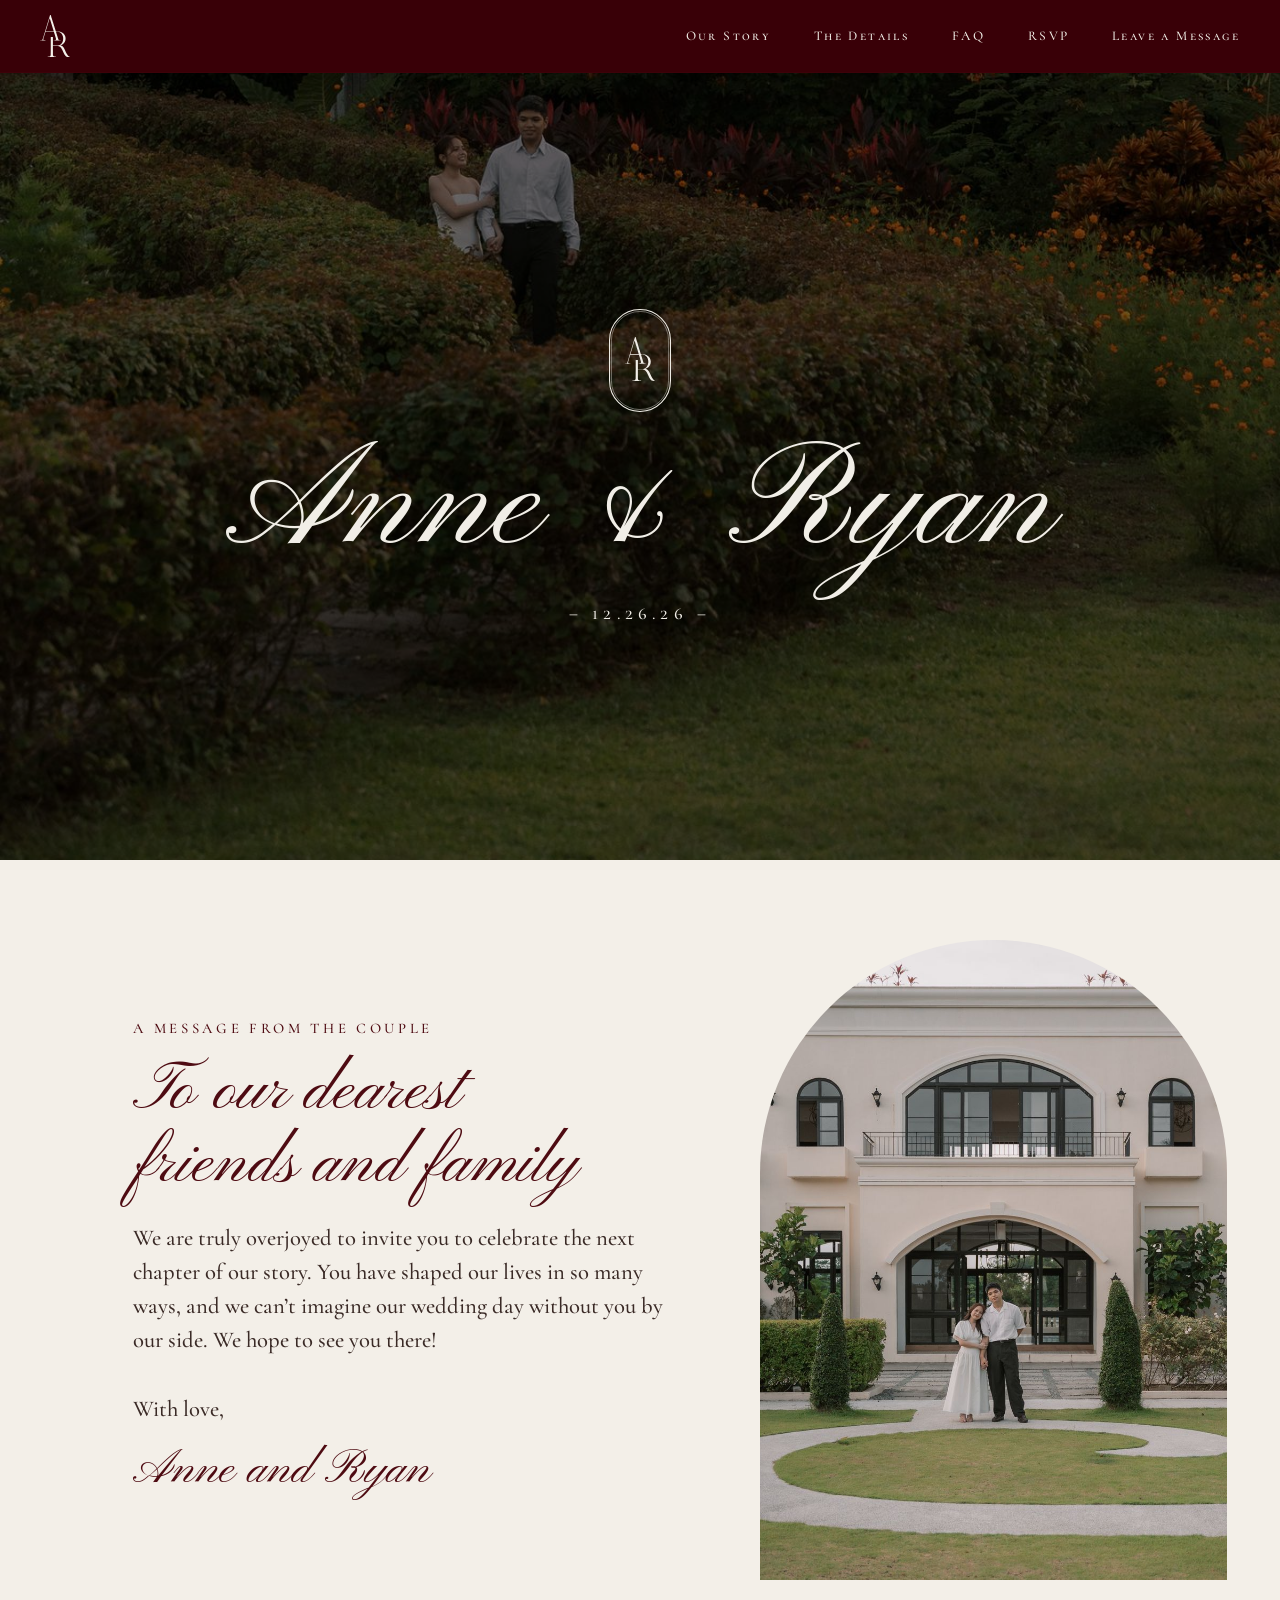
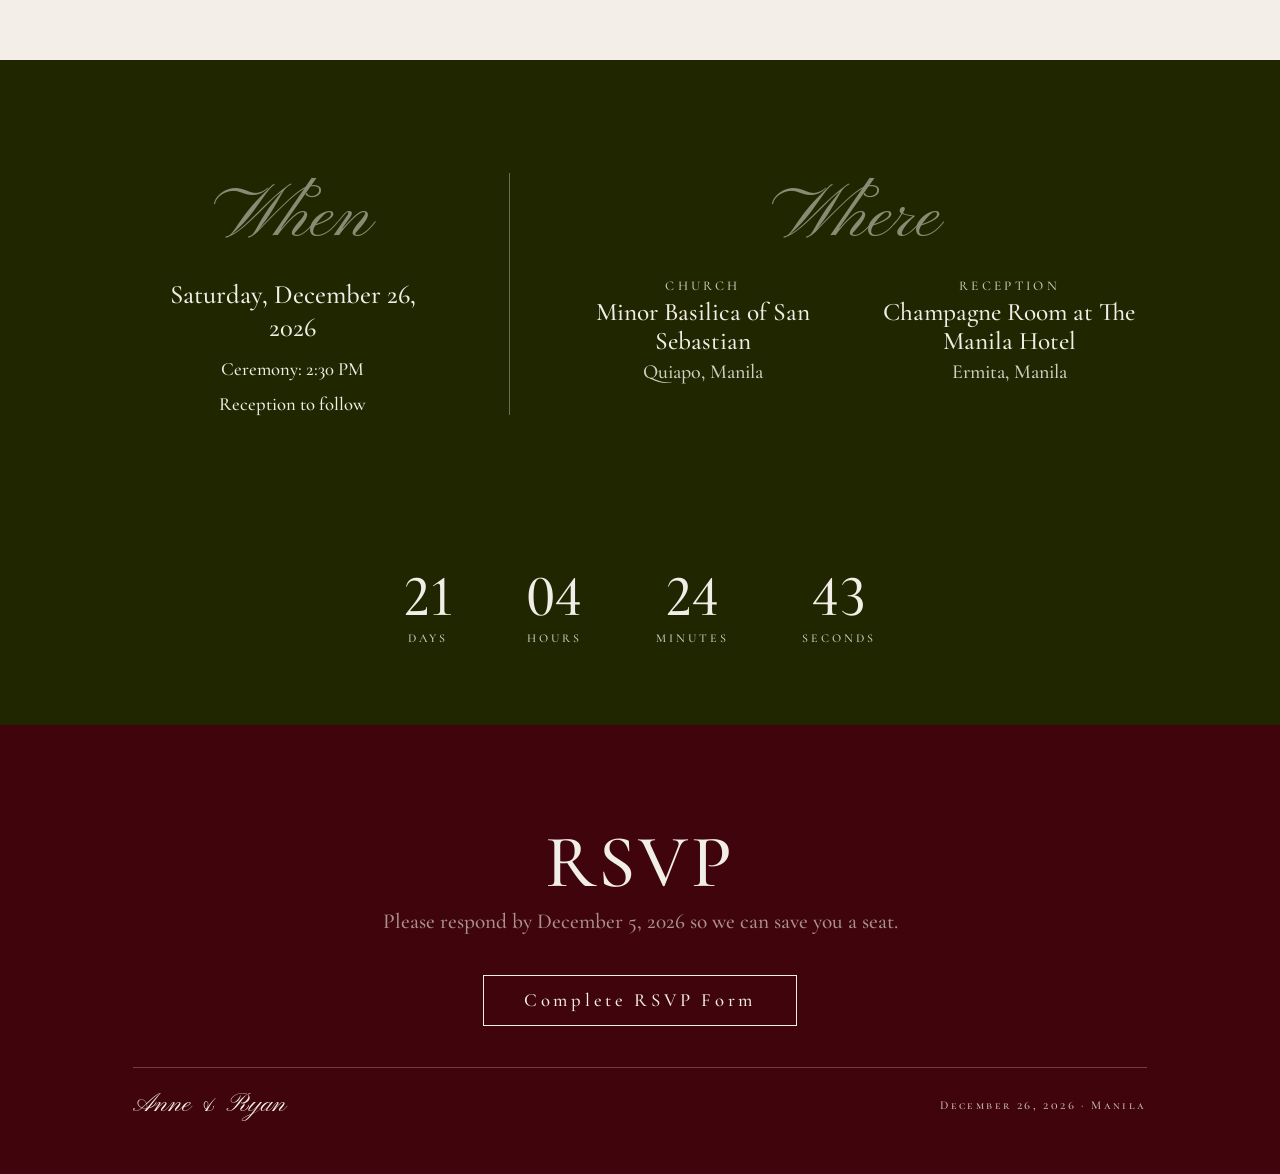
<file: anne-and-ryan-wedding/index.html>
<!doctype html>
<html lang="en">
<head>
  <meta charset="utf-8">
  <meta name="viewport" content="width=device-width, initial-scale=1">
  <title>Anne &amp; Ryan · December 26, 2026</title>
  <meta name="description" content="Anne Zamora &amp; Ryan Hara are getting married on December 26, 2026 at the Minor Basilica of San Sebastian, Manila.">
  <meta property="og:title" content="Anne &amp; Ryan · December 26, 2026">
  <meta property="og:description" content="Saturday, December 26, 2026 · Minor Basilica of San Sebastian, Manila. We hope to see you there!">
  <meta property="og:image" content="assets/img/hero.jpg">
  <link rel="icon" type="image/svg+xml" href="assets/img/favicon.svg?v=3">
  <link rel="icon" type="image/png" sizes="32x32" href="assets/img/favicon-32.png?v=3">
  <link rel="apple-touch-icon" href="assets/img/apple-touch-icon.png?v=3">
  <link rel="preconnect" href="https://fonts.googleapis.com">
  <link rel="preconnect" href="https://fonts.gstatic.com" crossorigin>
  <link rel="stylesheet" href="https://fonts.googleapis.com/css2?family=Afacad&family=Cormorant+Garamond:ital,wght@0,500;0,600;1,500&family=Cormorant+SC:wght@500&family=Pinyon+Script&display=swap">
  <link rel="stylesheet" href="assets/css/style.css?v=33">
</head>
<body>
  <header class="nav" data-nav>
    <a class="brand" href="index.html" aria-label="Anne &amp; Ryan, home" aria-current="page"><img src="assets/img/monogram-nav.svg" alt=""></a>
    <a href="story.html">Our Story</a>
    <a href="details.html">The Details</a>
    <a href="faq.html">FAQ</a>
    <a href="rsvp.html">RSVP</a>
    <a href="message.html">Leave a Message</a>
    <button class="burger" aria-label="Open menu" data-burger><span></span><span></span></button>
  </header>

  <main>
    <section class="hero">
      <img class="hero__bg" src="assets/img/hero-garden.jpg" alt="">
      <div class="hero__inner" data-fade>
        <p class="hero-date" data-welcome hidden>Welcome</p>
        <div class="monogram" aria-hidden="true"><img src="assets/img/monogram-pill.svg" alt=""></div>
        <h1>Anne &amp; Ryan</h1>
        <p class="hero-date">– 12.26.26 –</p>
        <a class="btn btn--outline" href="#message" data-continue hidden>Continue</a>
      </div>
    </section>

    <section class="couple-msg" id="message">
      <div class="couple-msg__text" data-fade>
        <p class="lab-sc">A message from the couple</p>
        <h2>To our dearest<br>friends and family</h2>
        <p class="body">We are truly overjoyed to invite you to celebrate the next chapter of our story. You have shaped our lives in so many ways, and we can’t imagine our wedding day without you by our side. We hope to see you there!</p>
        <p class="with">With love,</p>
        <p class="sig">Anne and Ryan</p>
      </div>
      <img class="arch-photo" src="assets/img/arch-photo-50.jpg" alt="Anne and Ryan in front of the villa" loading="lazy" data-fade>
    </section>

    <section class="ww">
      <div class="ww__row">
        <div class="ww__col ww__col--when" data-fade>
          <h2>When</h2>
          <div class="ww__lines">
            <p class="big"><span data-c="weekday">Saturday</span>, <span data-c="date">December 26, 2026</span></p>
            <p>Ceremony: <span data-c="time">2:30 PM</span></p>
            <p>Reception to follow</p>
          </div>
        </div>
        <div class="ww__rule" aria-hidden="true"></div>
        <div class="ww__col ww__col--where" data-fade>
          <h2>Where</h2>
          <div class="ww__places">
            <div class="ww__place">
              <p class="lab">Church</p>
              <p class="name" data-c="venue">Minor Basilica of San Sebastian</p>
              <p class="city" data-c="venueCity">Quiapo, Manila</p>
            </div>
            <div class="ww__place">
              <p class="lab">Reception</p>
              <p class="name">Champagne Room at The Manila Hotel</p>
              <p class="city" data-c="receptionCity">Ermita, Manila</p>
            </div>
          </div>
        </div>
      </div>
    </section>

    <!-- countdown to the ceremony (target in content.js), under When / Where on the same olive -->
    <section class="countdown" aria-label="Countdown to the wedding">
      <div class="countdown__rule" aria-hidden="true"></div>
      <div class="countdown__nums" data-countdown>
        <div><p class="n" data-cd="d">44</p><p class="l">Days</p></div>
        <div><p class="n" data-cd="h">06</p><p class="l">Hours</p></div>
        <div><p class="n" data-cd="m">30</p><p class="l">Minutes</p></div>
        <div><p class="n" data-cd="s">00</p><p class="l">Seconds</p></div>
      </div>
    </section>
  </main>

  <footer class="footer">
    <div class="footer__head">
      <p class="t1">RSVP</p>
      <p class="t2">Please respond by <span data-c="rsvpByLong">December 5, 2026</span> so we can save you a seat.</p>
    </div>
    <a class="btn btn--outline" href="rsvp.html">Complete RSVP Form</a>
    <div class="footer__bar"><span class="sig">Anne &amp; Ryan</span><span class="sm">December 26, 2026 · Manila</span></div>
  </footer>

  <script src="assets/js/content.js?v=2"></script>
  <script src="assets/js/common.js?v=30"></script>
</body>
</html>
</file>
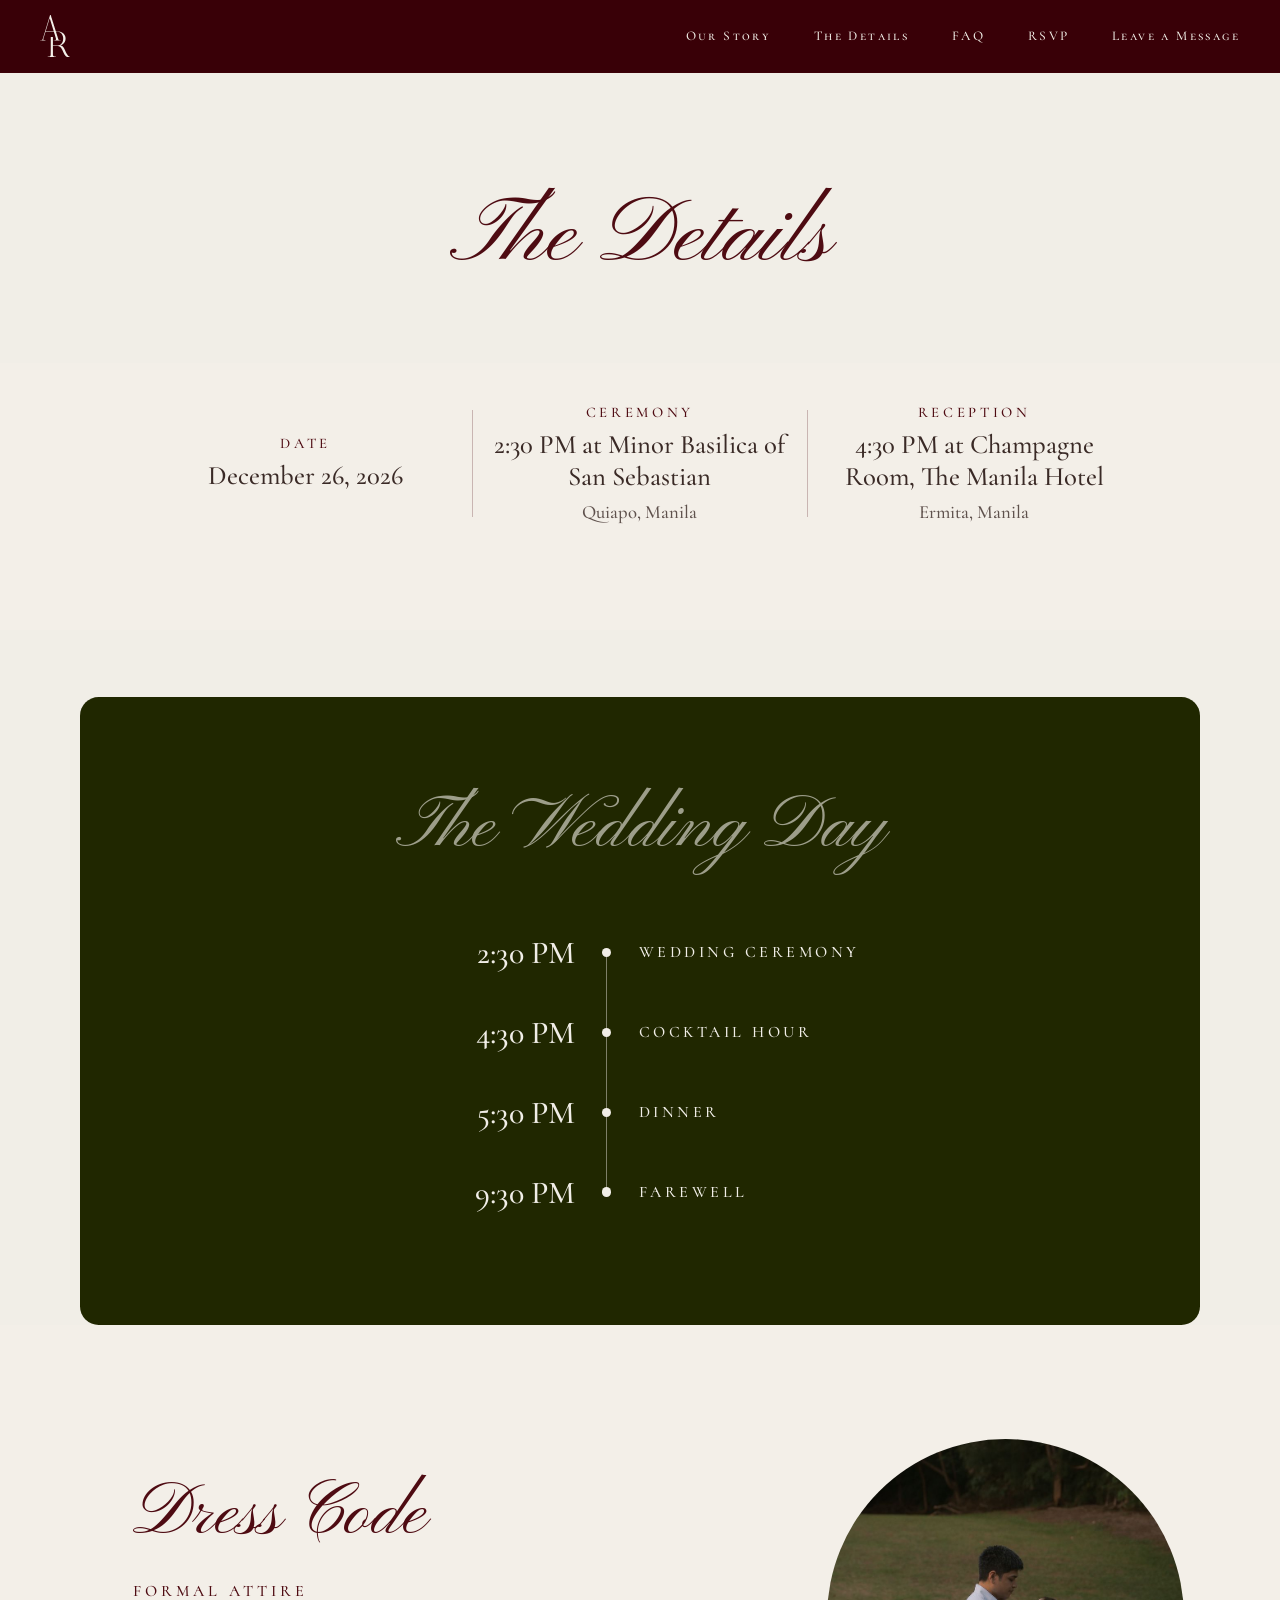
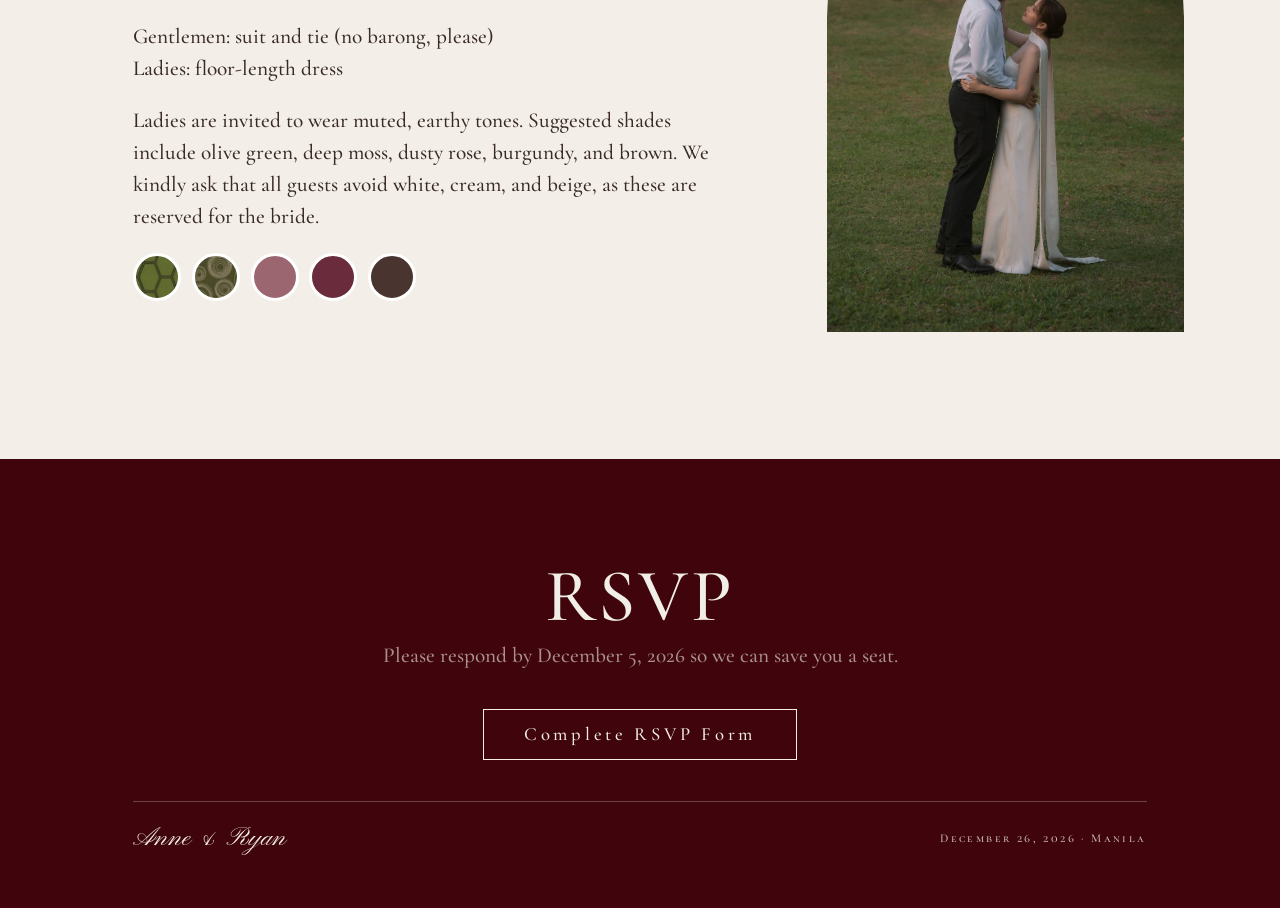
<file: anne-and-ryan-wedding/details.html>
<!doctype html>
<html lang="en">
<head>
  <meta charset="utf-8">
  <meta name="viewport" content="width=device-width, initial-scale=1">
  <title>The Details · Anne &amp; Ryan</title>
  <link rel="icon" type="image/svg+xml" href="assets/img/favicon.svg?v=3">
  <link rel="icon" type="image/png" sizes="32x32" href="assets/img/favicon-32.png?v=3">
  <link rel="apple-touch-icon" href="assets/img/apple-touch-icon.png?v=3">
  <link rel="preconnect" href="https://fonts.googleapis.com">
  <link rel="preconnect" href="https://fonts.gstatic.com" crossorigin>
  <link rel="stylesheet" href="https://fonts.googleapis.com/css2?family=Afacad&family=Cormorant+Garamond:ital,wght@0,500;0,600;1,500&family=Cormorant+SC:wght@500&family=Pinyon+Script&display=swap">
  <link rel="stylesheet" href="assets/css/style.css?v=33">
</head>
<body>
  <header class="nav" data-nav>
    <a class="brand" href="index.html" aria-label="Anne &amp; Ryan, home"><img src="assets/img/monogram-nav.svg" alt=""></a>
    <a href="story.html">Our Story</a>
    <a href="details.html" aria-current="page">The Details</a>
    <a href="faq.html">FAQ</a>
    <a href="rsvp.html">RSVP</a>
    <a href="message.html">Leave a Message</a>
    <button class="burger" aria-label="Open menu" data-burger><span></span><span></span></button>
  </header>

  <main>
    <section class="d-head" data-fade>
      <h1>The Details</h1>
    </section>

    <section class="d-facts" data-fade>
      <div><p class="lab">Date</p><p class="val" data-c="date">December 26, 2026</p></div>
      <div class="rule" aria-hidden="true"></div>
      <div><p class="lab">Ceremony</p><p class="val"><span data-c="time">2:30 PM</span> at <span data-c="venue">Minor Basilica of San Sebastian</span></p><p class="city" data-c="venueCity">Quiapo, Manila</p></div>
      <div class="rule" aria-hidden="true"></div>
      <div><p class="lab">Reception</p><p class="val"><span data-c="receptionTime">4:30 PM</span> at <span data-c="reception">Champagne Room, The Manila Hotel</span></p><p class="city" data-c="receptionCity">Ermita, Manila</p></div>
      <div class="rule" aria-hidden="true" hidden></div>
      <div data-table hidden><p class="lab">Your Table</p><p class="val" data-table-val>Table 5</p></div>
    </section>

    <section class="d-day">
      <div class="d-day__card" data-fade>
        <h2>The Wedding Day</h2>
        <ol class="schedule" data-c="itinerary">
          <li><p class="tt">2:30 PM</p><span class="dot"></span><p class="tl">Wedding Ceremony</p></li>
          <li><p class="tt">4:30 PM</p><span class="dot"></span><p class="tl">Cocktail Hour</p></li>
          <li><p class="tt">5:30 PM</p><span class="dot"></span><p class="tl">Dinner</p></li>
          <li><p class="tt">9:30 PM</p><span class="dot"></span><p class="tl">Farewell</p></li>
        </ol>
      </div>
    </section>

    <section class="d-dress" id="dress">
      <div class="d-dress__text" data-fade>
        <h2>Dress Code</h2>
        <p class="lab-sc">Formal attire</p>
        <p class="txt">Gentlemen: suit and tie (no barong, please)<br>Ladies: floor-length dress</p>
        <p class="txt">Ladies are invited to wear muted, earthy tones. Suggested shades include olive green, deep moss, dusty rose, burgundy, and brown. We kindly ask that all guests avoid white, cream, and beige, as these are reserved for the bride.</p>
        <!-- color swatches from Anne's dress code card (Canva, Nov 16): 2 prints (images), 3 flat colors -->
        <div class="swatches" role="img" aria-label="Suggested colors: olive green, deep moss, dusty rose, burgundy and brown">
          <span style="background-image:url(assets/img/swatch-olive.webp)"></span>
          <span style="background-image:url(assets/img/swatch-moss.webp)"></span>
          <span style="background:#9b6670"></span>
          <span style="background:#6a2b3c"></span>
          <span style="background:#49342f"></span>
        </div>
      </div>
      <img class="dress-arch" src="assets/img/dress-arch.jpg" alt="Anne and Ryan dressed for the day" loading="lazy" data-fade>
    </section>
  </main>

  <footer class="footer">
    <div class="footer__head">
      <p class="t1">RSVP</p>
      <p class="t2">Please respond by <span data-c="rsvpByLong">December 5, 2026</span> so we can save you a seat.</p>
    </div>
    <a class="btn btn--outline" href="rsvp.html">Complete RSVP Form</a>
    <div class="footer__bar"><span class="sig">Anne &amp; Ryan</span><span class="sm">December 26, 2026 · Manila</span></div>
  </footer>

  <script src="assets/js/content.js?v=2"></script>
  <script src="assets/js/common.js?v=30"></script>
</body>
</html>
</file>
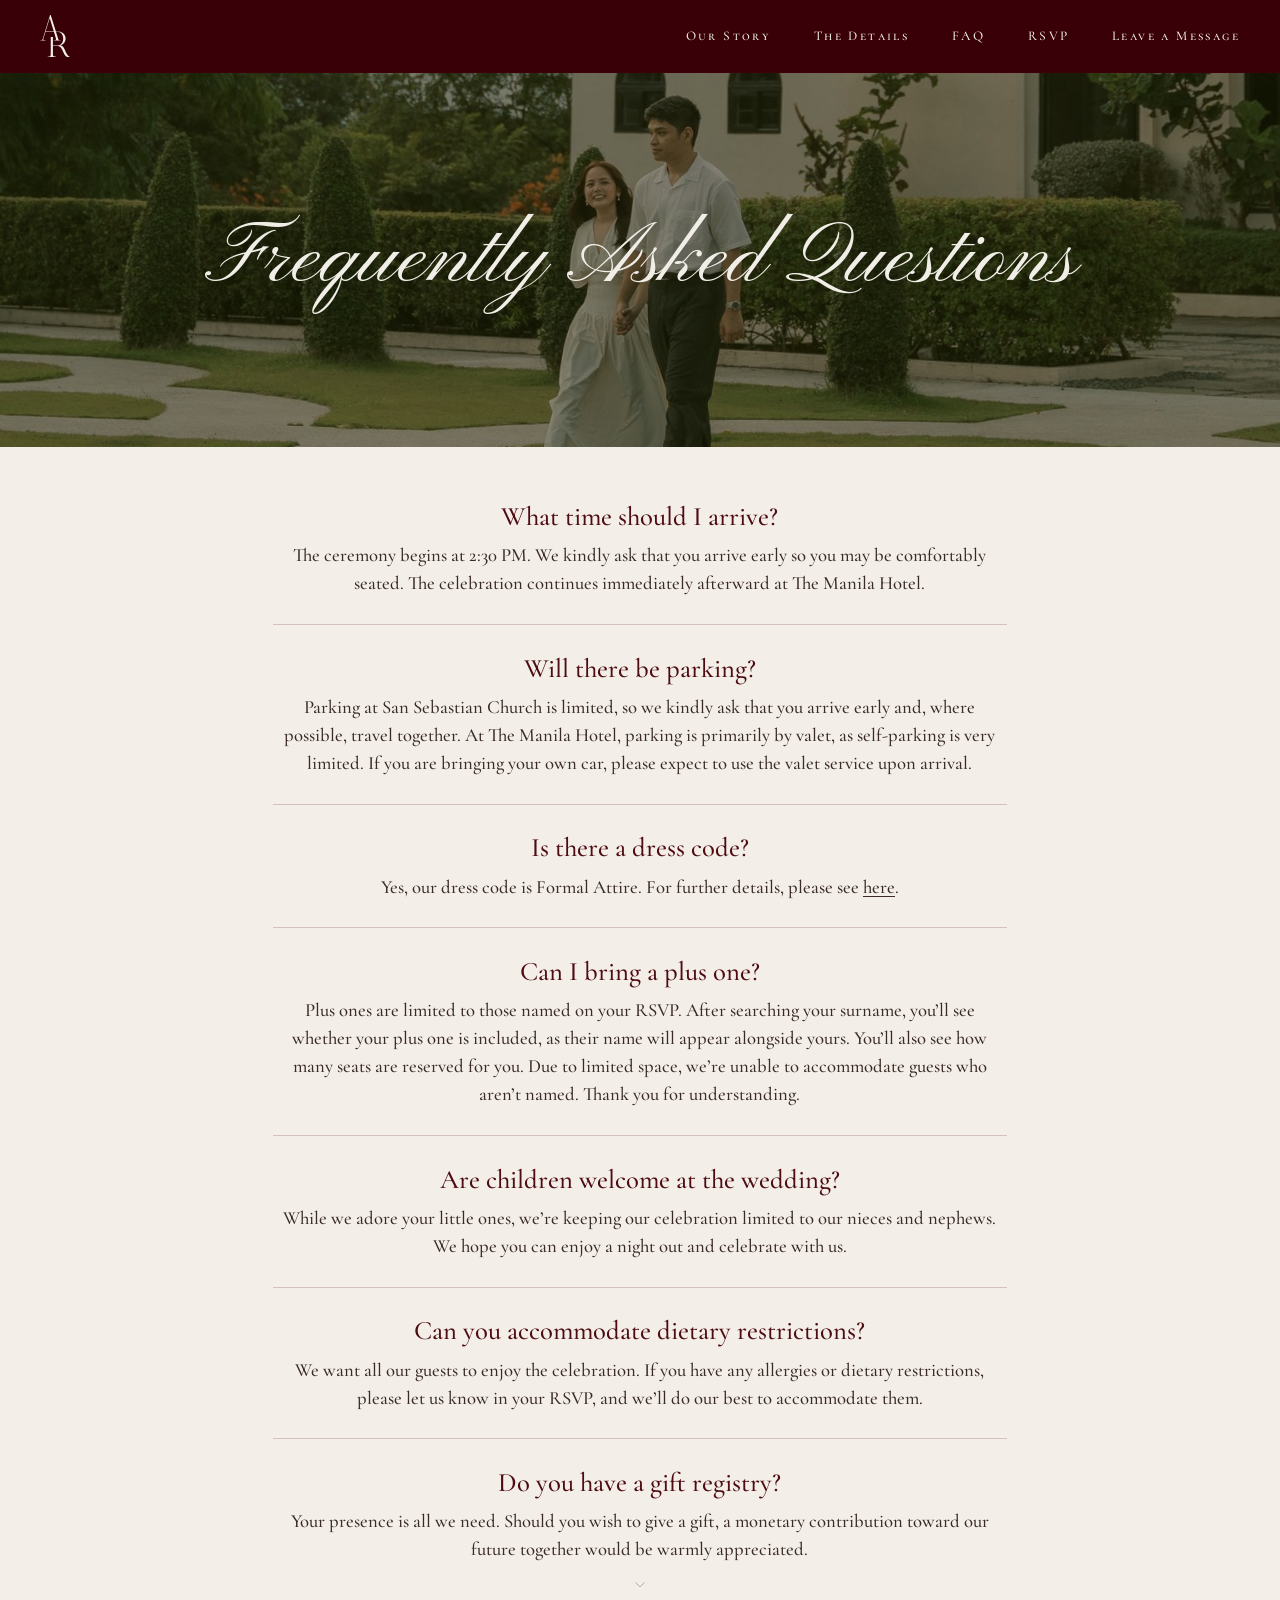
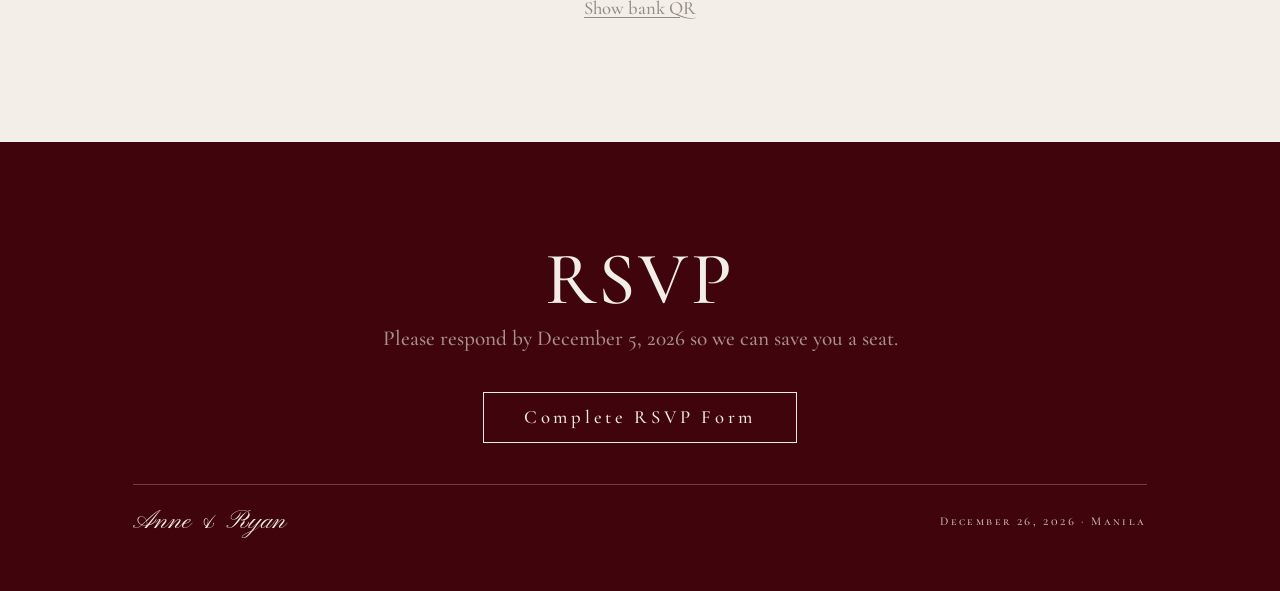
<file: anne-and-ryan-wedding/faq.html>
<!doctype html>
<html lang="en">
<head>
  <meta charset="utf-8">
  <meta name="viewport" content="width=device-width, initial-scale=1">
  <title>FAQ · Anne &amp; Ryan</title>
  <link rel="icon" type="image/svg+xml" href="assets/img/favicon.svg?v=3">
  <link rel="icon" type="image/png" sizes="32x32" href="assets/img/favicon-32.png?v=3">
  <link rel="apple-touch-icon" href="assets/img/apple-touch-icon.png?v=3">
  <link rel="preconnect" href="https://fonts.googleapis.com">
  <link rel="preconnect" href="https://fonts.gstatic.com" crossorigin>
  <link rel="stylesheet" href="https://fonts.googleapis.com/css2?family=Afacad&family=Cormorant+Garamond:ital,wght@0,500;0,600;1,500&family=Cormorant+SC:wght@500&family=Pinyon+Script&display=swap">
  <link rel="stylesheet" href="assets/css/style.css?v=33">
</head>
<body>
  <header class="nav" data-nav>
    <a class="brand" href="index.html" aria-label="Anne &amp; Ryan, home"><img src="assets/img/monogram-nav.svg" alt=""></a>
    <a href="story.html">Our Story</a>
    <a href="details.html">The Details</a>
    <a href="faq.html" aria-current="page">FAQ</a>
    <a href="rsvp.html">RSVP</a>
    <a href="message.html">Leave a Message</a>
    <button class="burger" aria-label="Open menu" data-burger><span></span><span></span></button>
  </header>

  <main>
    <section class="photo-head photo-head--faq">
      <picture><source media="(max-width: 760px)" srcset="assets/img/faq-hero-phone.jpg"><img src="assets/img/faq-hero.jpg" alt="" fetchpriority="high"></picture>
      <h1 data-fade>Frequently Asked Questions</h1>
    </section>

    <section class="faq">
      <div class="faq__list" data-fade>
        <div class="faq__item">
          <h2>What time should I arrive?</h2>
          <p>The ceremony begins at 2:30 PM. We kindly ask that you arrive early so you may be comfortably seated. The celebration continues immediately afterward at The Manila Hotel.</p>
        </div>
        <hr class="rule">
        <div class="faq__item">
          <h2>Will there be parking?</h2>
          <p>Parking at San Sebastian Church is limited, so we kindly ask that you arrive early and, where possible, travel together. At The Manila Hotel, parking is primarily by valet, as self-parking is very limited. If you are bringing your own car, please expect to use the valet service upon arrival.</p>
        </div>
        <hr class="rule">
        <div class="faq__item">
          <h2>Is there a dress code?</h2>
          <p>Yes, our dress code is Formal Attire. For further details, please see <a href="details.html#dress">here</a>.</p>
        </div>
        <hr class="rule">
        <div class="faq__item">
          <h2>Can I bring a plus one?</h2>
          <p>Plus ones are limited to those named on your RSVP. After searching your surname, you’ll see whether your plus one is included, as their name will appear alongside yours. You’ll also see how many seats are reserved for you. Due to limited space, we’re unable to accommodate guests who aren’t named. Thank you for understanding.</p>
        </div>
        <hr class="rule">
        <div class="faq__item">
          <h2>Are children welcome at the wedding?</h2>
          <p>While we adore your little ones, we’re keeping our celebration limited to our nieces and nephews. We hope you can enjoy a night out and celebrate with us.</p>
        </div>
        <hr class="rule">
        <div class="faq__item">
          <h2>Can you accommodate dietary restrictions?</h2>
          <p>We want all our guests to enjoy the celebration. If you have any allergies or dietary restrictions, please let us know in your RSVP, and we’ll do our best to accommodate them.</p>
        </div>
        <hr class="rule">
        <div class="faq__item">
          <h2>Do you have a gift registry?</h2>
          <p>Your presence is all we need. Should you wish to give a gift, a monetary contribution toward our future together would be warmly appreciated.</p>
          <button class="qr-toggle" type="button" data-qr-open aria-haspopup="dialog" aria-controls="qrPop"><svg viewBox="0 0 15 8" aria-hidden="true"><path d="M.5 7.5 7.5.7l7 6.8" fill="none" stroke="currentColor"/></svg><span>Show bank QR</span></button>
        </div>
      </div>
    </section>
  </main>

  <footer class="footer">
    <div class="footer__head">
      <p class="t1">RSVP</p>
      <p class="t2">Please respond by <span data-c="rsvpByLong">December 5, 2026</span> so we can save you a seat.</p>
    </div>
    <a class="btn btn--outline" href="rsvp.html">Complete RSVP Form</a>
    <div class="footer__bar"><span class="sig">Anne &amp; Ryan</span><span class="sm">December 26, 2026 · Manila</span></div>
  </footer>

  <!-- bank QR codes (Nov 19: popup with an X; tap the dark overlay to close) -->
  <div class="qr-pop" id="qrPop" role="dialog" aria-modal="true" aria-label="Bank QR codes" hidden>
    <button class="qr-pop__x" type="button" aria-label="Close" data-qr-close>&times;</button>
    <div class="qr-pop__codes">
      <img src="assets/img/qr-gcash.jpg" alt="GCash QR code for RyAnne">
      <img src="assets/img/qr-bpi.jpg" alt="BPI QR code for RyAnne">
    </div>
  </div>

  <script src="assets/js/content.js?v=2"></script>
  <script src="assets/js/common.js?v=30"></script>
</body>
</html>
</file>
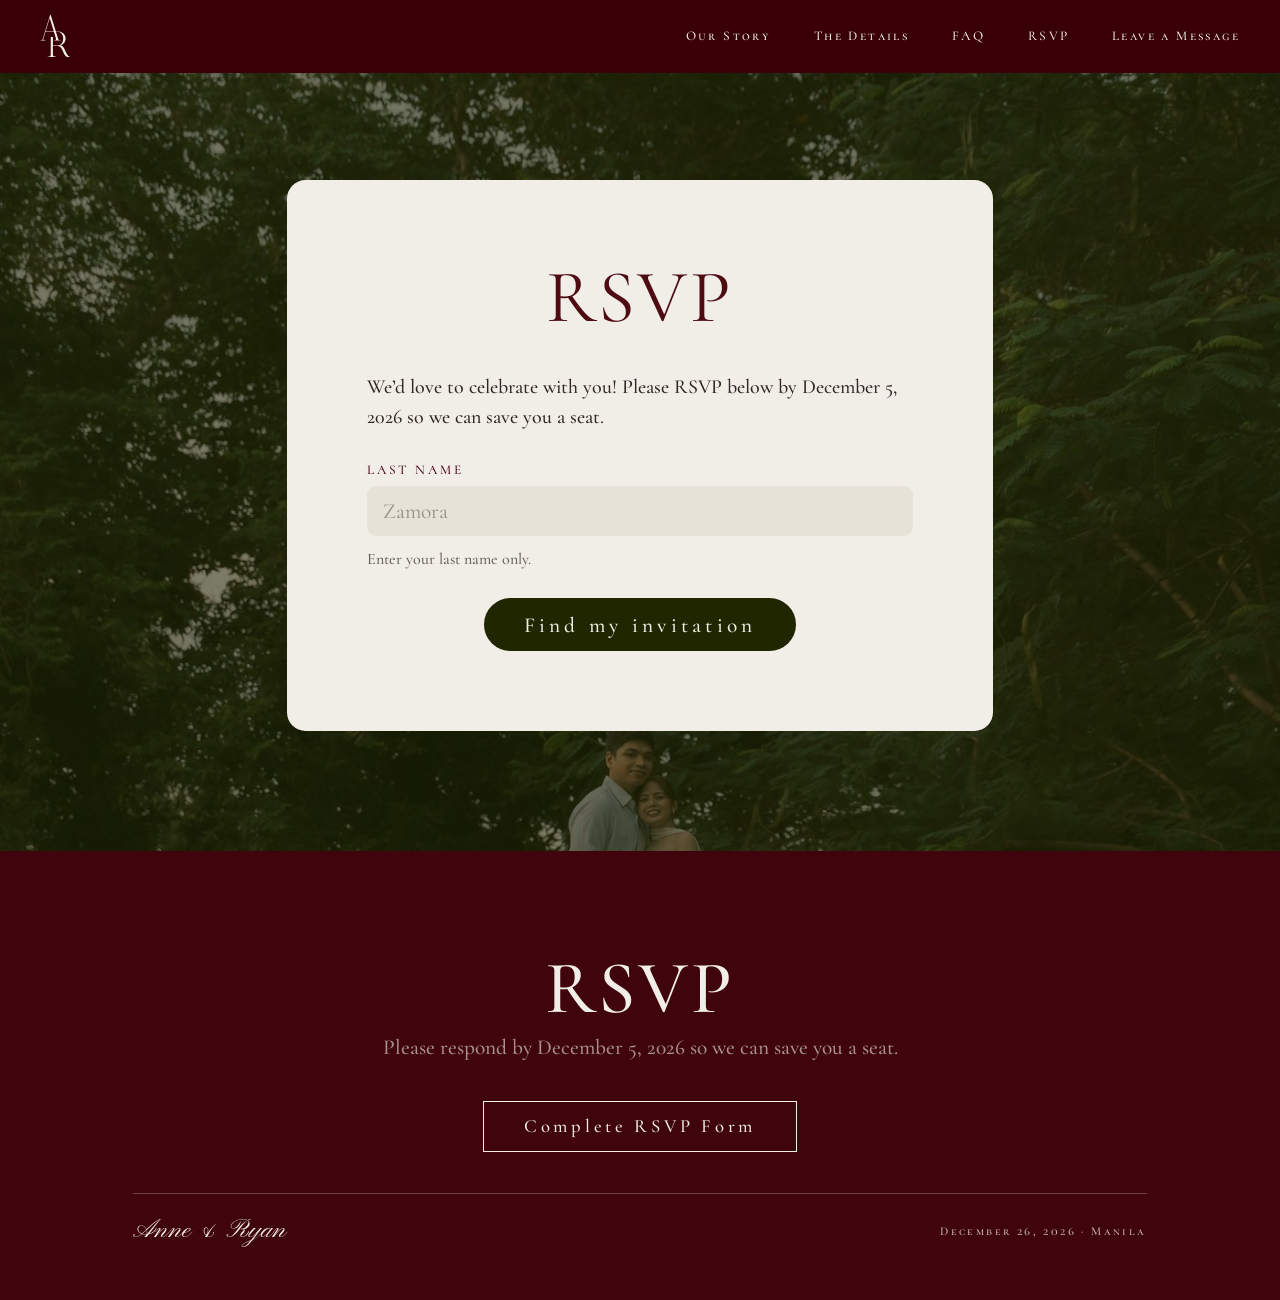
<file: anne-and-ryan-wedding/invite.html>
<!doctype html>
<html lang="en">
<head>
  <!-- Nov 17: invite codes removed, guests find their invitation by last name on the RSVP page.
       Kept only so old invite links (invite.html?code=…) still land somewhere useful. -->
  <meta charset="utf-8">
  <meta name="robots" content="noindex">
  <meta http-equiv="refresh" content="0; url=rsvp.html">
  <title>RSVP · Anne &amp; Ryan</title>
  <script>location.replace("rsvp.html");</script>
</head>
<body><p><a href="rsvp.html">Go to the RSVP page</a></p></body>
</html>
</file>
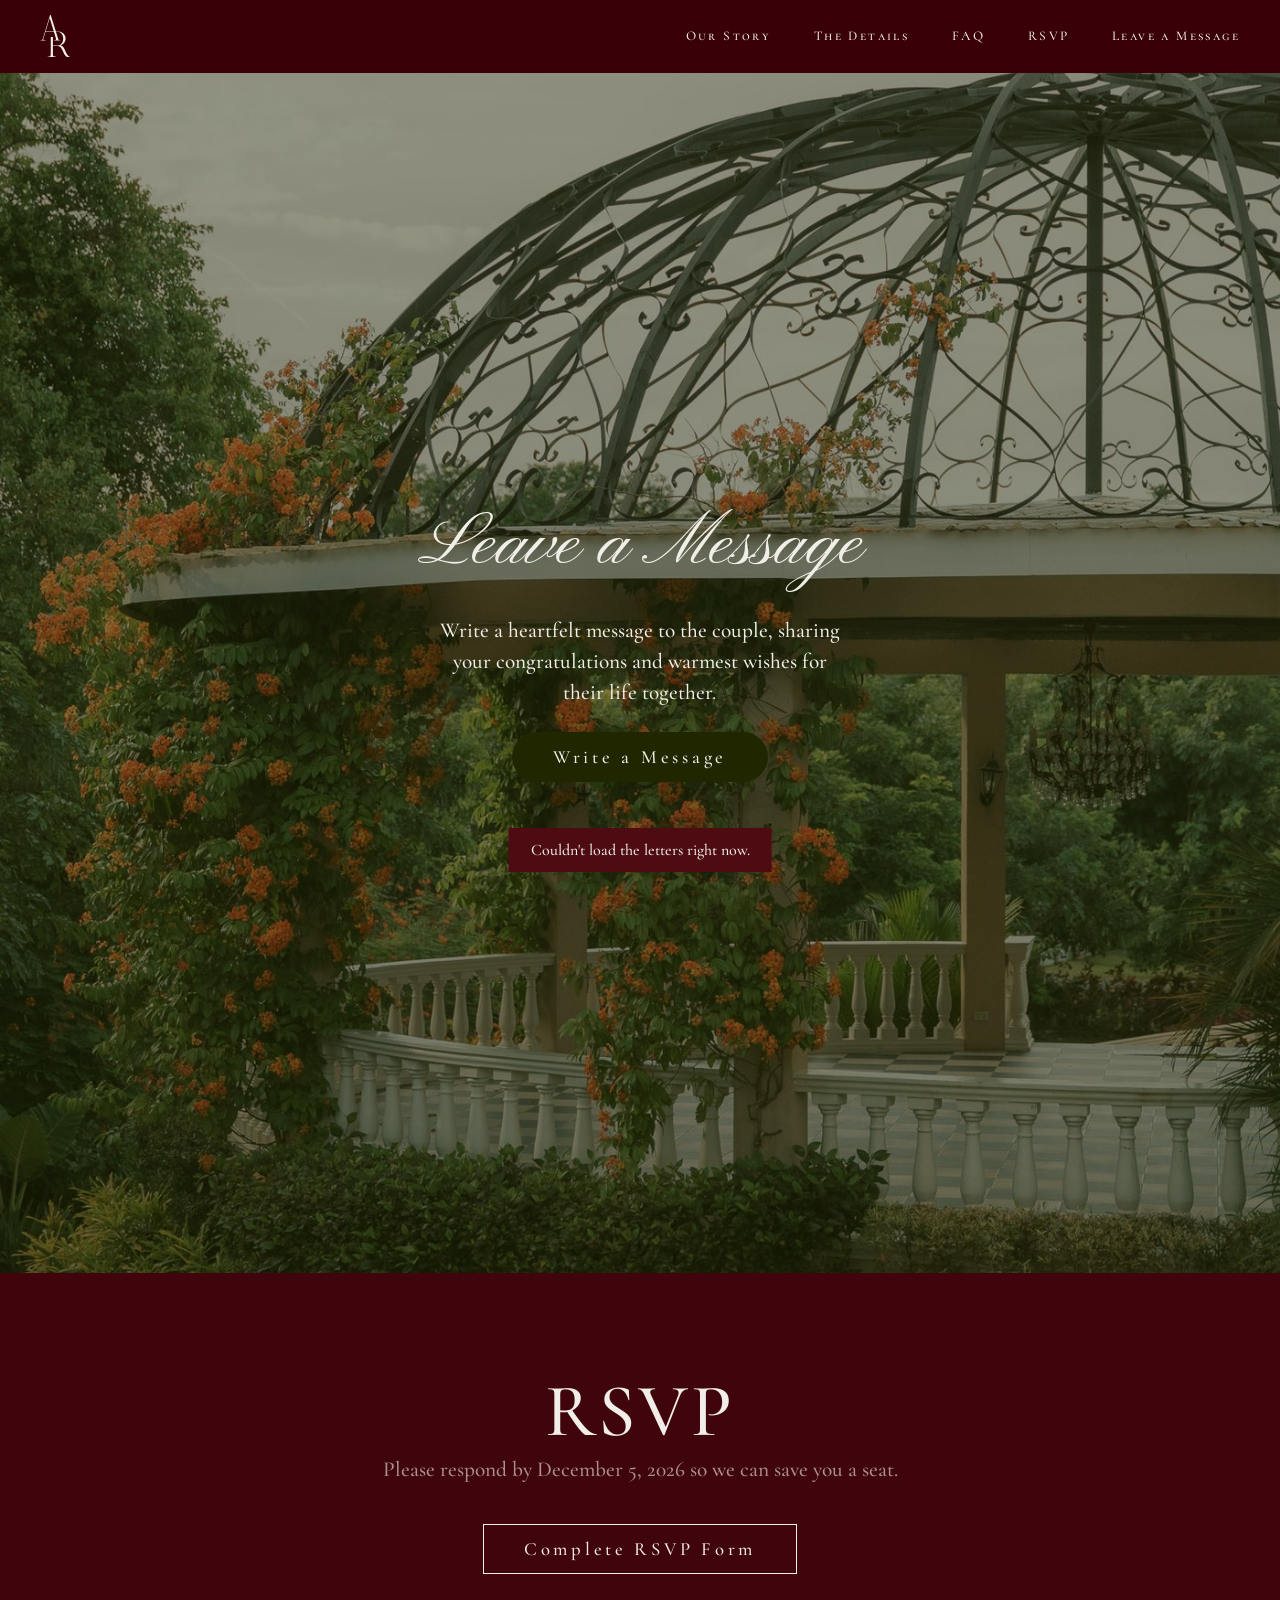
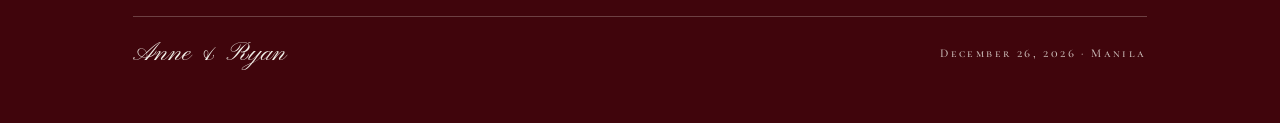
<file: anne-and-ryan-wedding/message.html>
<!doctype html>
<html lang="en">
<head>
  <meta charset="utf-8">
  <meta name="viewport" content="width=device-width, initial-scale=1">
  <title>Leave a Message · Anne &amp; Ryan</title>
  <link rel="icon" type="image/svg+xml" href="assets/img/favicon.svg?v=3">
  <link rel="icon" type="image/png" sizes="32x32" href="assets/img/favicon-32.png?v=3">
  <link rel="apple-touch-icon" href="assets/img/apple-touch-icon.png?v=3">
  <link rel="preconnect" href="https://fonts.googleapis.com">
  <link rel="preconnect" href="https://fonts.gstatic.com" crossorigin>
  <link rel="stylesheet" href="https://fonts.googleapis.com/css2?family=Afacad&family=Cormorant+Garamond:ital,wght@0,500;0,600;1,500&family=Cormorant+SC:wght@500&family=Pinyon+Script&display=swap">
  <link rel="stylesheet" href="assets/css/style.css?v=33">
  <link rel="preload" as="image" href="assets/img/message-bg.jpg">
</head>
<body class="page-message">
  <header class="nav" data-nav>
    <a class="brand" href="index.html" aria-label="Anne &amp; Ryan, home"><img src="assets/img/monogram-nav.svg" alt=""></a>
    <a href="story.html">Our Story</a>
    <a href="details.html">The Details</a>
    <a href="faq.html">FAQ</a>
    <a href="rsvp.html">RSVP</a>
    <a href="message.html" aria-current="page" data-secret-tap>Leave a Message</a>
    <button class="burger" aria-label="Open menu" data-burger><span></span><span></span></button>
  </header>

  <main class="lam">

    <!-- 1. Arch with everyone's letters -->
    <section class="step is-active" data-step="home" aria-label="Leave a message">
      <div class="stage-wrap">
        <div class="stage" id="stageHome">
          <img class="arch arch--photo" src="assets/img/message-bg.jpg" alt="" draggable="false">
        </div>
        <div class="stage-copy">
          <div class="hd">
            <h1 data-secret-tap>Leave a Message</h1>
            <p>Write a heartfelt message to the couple, sharing your congratulations and warmest wishes for their life together.</p>
          </div>
          <button class="btn btn--pill-olive" data-go="write">Write a Message</button>
        </div>
      </div>
    </section>

    <!-- 2. Write -->
    <section class="step" data-step="write" aria-label="Write a message">
      <div class="page-pad">
        <div class="d-head">
          <h2>Write a message</h2>
          <p>Write a heartfelt message to the couple, sharing your congratulations and warmest wishes for their life together.</p>
        </div>
        <div class="wform">
          <div class="field">
            <label for="from">From:</label>
            <input class="winput" id="from" maxlength="40" autocomplete="name" placeholder="Your name">
          </div>
          <div class="field">
            <div class="toolbar" role="toolbar" aria-label="Text style">
              <select id="fontSel" aria-label="Font">
                <option value="serif">Classic</option>
                <option value="sans">Modern</option>
                <option value="script">Script</option>
              </select>
              <button type="button" data-size="s" aria-pressed="false" aria-label="Small text">A−</button>
              <button type="button" data-size="m" aria-pressed="true" aria-label="Medium text">A</button>
              <button type="button" data-size="l" aria-pressed="false" aria-label="Large text">A+</button>
              <button type="button" id="emojiBtn" aria-expanded="false" aria-label="Add emoji">☺︎ Emoji</button>
            </div>
            <div class="emoji-pop" id="emojiPop"></div>
            <textarea class="wtext" id="body" aria-label="Your message" placeholder="Dear Anne and Ryan,"></textarea>
            <p class="count" id="count"></p>
          </div>
          <p class="err" id="writeErr" role="alert"></p>
          <button class="btn btn--wide" id="writeNext" disabled>next</button>
        </div>
      </div>
    </section>

    <!-- 3. Arrange flowers -->
    <section class="step" data-step="arrange" aria-label="Make your arrangement">
      <div class="page-pad">
        <div class="d-head">
          <h2>Make your arrangement</h2>
          <p>Drag and drop these flowers to make your arrangement for your note.</p>
        </div>
        <div class="palette" id="palette">
          <button class="slot" data-flower="1" aria-label="Add pink flower"><img src="assets/img/flower-1.png?v=2" alt=""></button>
          <button class="slot" data-flower="2" aria-label="Add red flower"><img src="assets/img/flower-2.png?v=2" alt=""></button>
          <button class="slot" data-flower="3" aria-label="Add rose wildflower spray"><img src="assets/img/flower-3.png?v=2" alt=""></button>
        </div>
        <p class="arrange-hint" id="arrangeHint">Up to 4 flowers. Drag one off the envelope to remove it.</p>
        <div class="bouquet" id="bouquet"></div>
        <button class="btn btn--wide arrange-next" data-go="place">next</button>
      </div>
    </section>

    <!-- 4. Place on the arch -->
    <section class="step" data-step="place" aria-label="Place your letter">
      <div class="stage-wrap">
        <div class="stage" id="stagePlace">
          <img class="arch arch--photo" src="assets/img/message-bg.jpg" alt="" draggable="false">
        </div>
        <div class="stage-copy">
          <div class="hd">
            <h2>Place your letter</h2>
            <p>Place your letter anywhere on the photo and leave it for Anne and Ryan to read soon!</p>
          </div>
          <button class="btn" id="sendBtn">Send Message</button>
        </div>
      </div>
    </section>
  </main>

  <footer class="footer">
    <div class="footer__head">
      <p class="t1">RSVP</p>
      <p class="t2">Please respond by <span data-c="rsvpByLong">December 5, 2026</span> so we can save you a seat.</p>
    </div>
    <a class="btn btn--outline" href="rsvp.html">Complete RSVP Form</a>
    <div class="footer__bar"><span class="sig">Anne &amp; Ryan</span><span class="sm">December 26, 2026 · Manila</span></div>
  </footer>

  <!-- secret: password -->
  <div class="modal" id="pwModal" role="dialog" aria-modal="true" aria-labelledby="pwTitle">
    <form class="modal__box" id="pwForm">
      <h2 id="pwTitle">For Anne &amp; Ryan</h2>
      <input id="pw" type="password" inputmode="numeric" autocomplete="off" aria-label="Password" placeholder="••••••">
      <p class="err" id="pwErr"></p>
      <div class="row">
        <button type="button" class="btn btn--gray" id="pwCancel">Cancel</button>
        <button type="submit" class="btn">Open</button>
      </div>
    </form>
  </div>


  <!-- secret: inbox -->
  <div class="inbox" id="inbox" role="dialog" aria-modal="true" aria-label="Your letters">
    <div class="inbox__blur"></div>
    <button class="arrow arrow--prev" id="inPrev" aria-label="Previous letter"><img src="assets/img/chevron.svg" alt=""></button>
    <button class="arrow arrow--next" id="inNext" aria-label="Next letter"><img src="assets/img/chevron.svg" alt=""></button>
    <div class="inbox__inner">
      <div class="viewer" id="viewer"></div>
      <p class="counter" id="counter">0/0</p>
      <div class="inbox__btns">
        <button class="btn btn--gray" id="inClose">Close</button>
        <button class="btn" id="inNextMsg">Next Message</button>
      </div>
      <div class="inbox__links">
        <button id="dlAll">download all notes</button>
        <button id="dlOne">download only this note</button>
      </div>
    </div>
  </div>

  <script src="assets/js/config.js"></script>
  <script src="assets/js/api.js?v=30"></script>
  <script src="assets/js/filter.js"></script>
  <script src="assets/js/content.js?v=2"></script>
  <script src="assets/js/common.js?v=30"></script>
  <script src="assets/js/notes.js?v=28"></script>
  <script src="assets/js/message.js?v=28"></script>
</body>
</html>
</file>
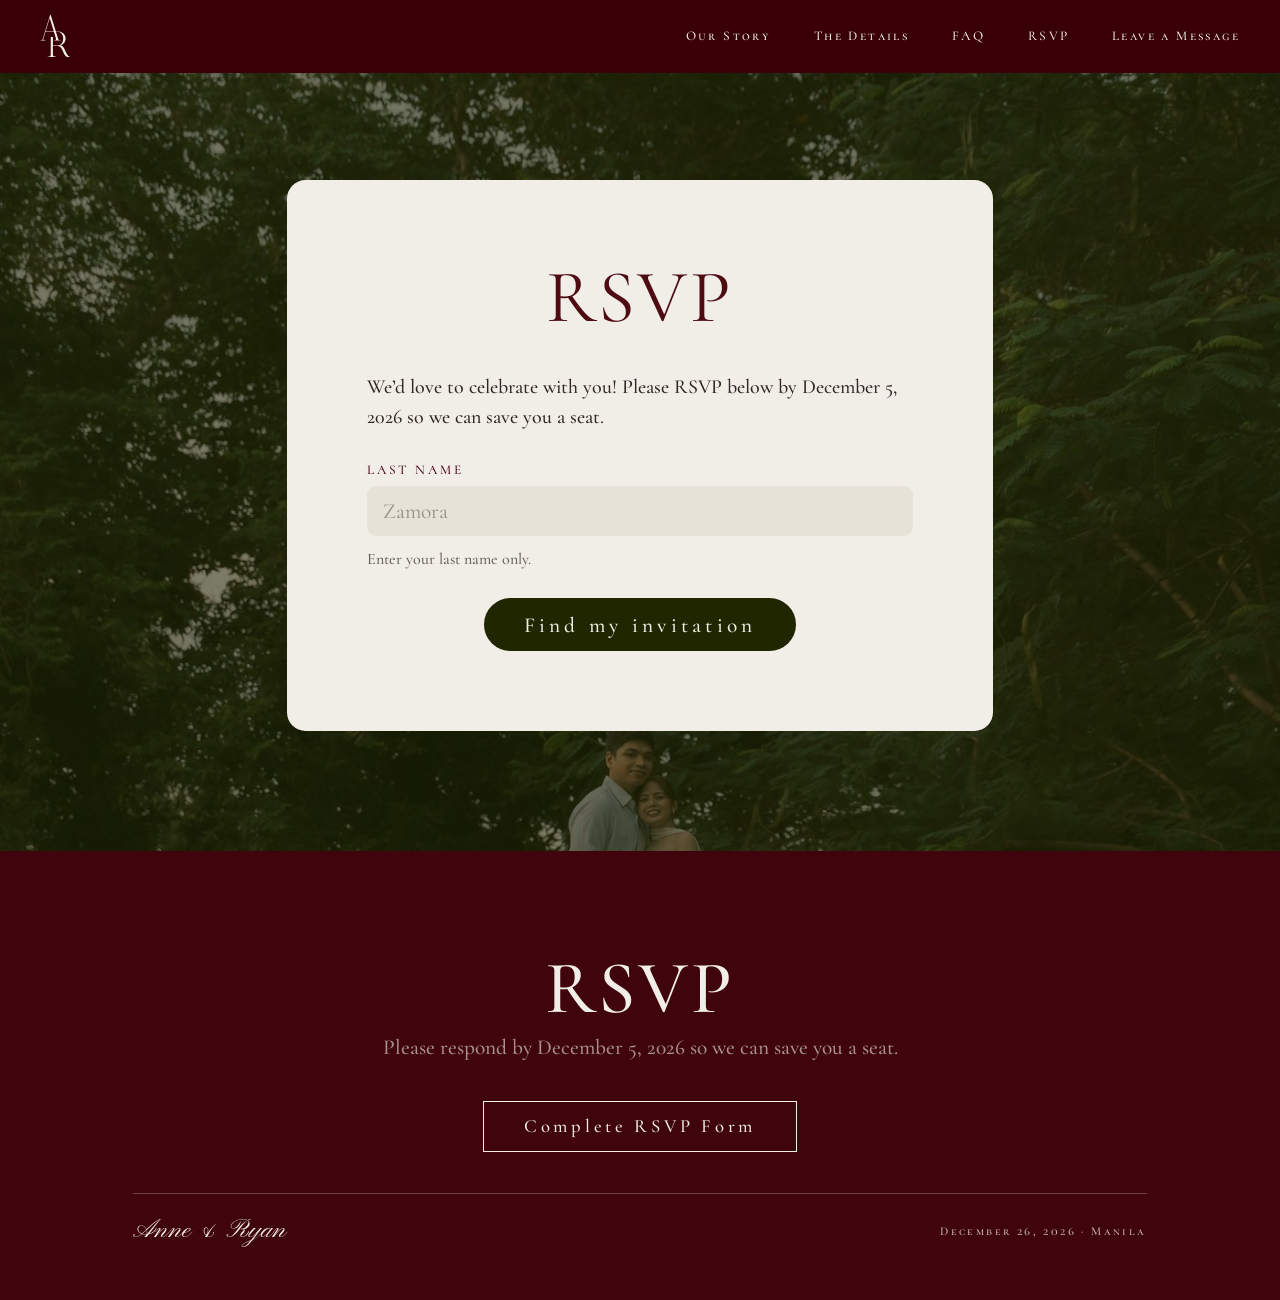
<file: anne-and-ryan-wedding/rsvp.html>
<!doctype html>
<html lang="en">
<head>
  <meta charset="utf-8">
  <meta name="viewport" content="width=device-width, initial-scale=1">
  <title>RSVP · Anne &amp; Ryan</title>
  <link rel="icon" type="image/svg+xml" href="assets/img/favicon.svg?v=3">
  <link rel="icon" type="image/png" sizes="32x32" href="assets/img/favicon-32.png?v=3">
  <link rel="apple-touch-icon" href="assets/img/apple-touch-icon.png?v=3">
  <link rel="preconnect" href="https://fonts.googleapis.com">
  <link rel="preconnect" href="https://fonts.gstatic.com" crossorigin>
  <link rel="stylesheet" href="https://fonts.googleapis.com/css2?family=Afacad&family=Cormorant+Garamond:ital,wght@0,500;0,600;1,500&family=Cormorant+SC:wght@500&family=Pinyon+Script&display=swap">
  <link rel="stylesheet" href="assets/css/style.css?v=33">
</head>
<body>
  <header class="nav" data-nav>
    <a class="brand" href="index.html" aria-label="Anne &amp; Ryan, home"><img src="assets/img/monogram-nav.svg" alt=""></a>
    <a href="story.html">Our Story</a>
    <a href="details.html">The Details</a>
    <a href="faq.html">FAQ</a>
    <a href="rsvp.html" aria-current="page">RSVP</a>
    <a href="message.html">Leave a Message</a>
    <button class="burger" aria-label="Open menu" data-burger><span></span><span></span></button>
  </header>

  <main class="rsvp" id="rsvp">
    <img class="rsvp__bg" src="assets/img/rsvp-bg-96.jpg" alt="">
    <div class="rsvp__card" data-fade data-wait>
      <h1 id="rsvpTitle">RSVP</h1>

      <!-- Nov 17: no invite codes. Guests search their last name (Figma "RSVP AC" 216:247 / not found 218:2) -->
      <div class="rstep" data-rstep="find">
        <p class="rsvp__intro">We’d love to celebrate with you! Please RSVP below by <span data-c="rsvpByLong">December 5, 2026</span> so we can save you a seat.</p>
        <form class="rform" id="findForm" novalidate>
          <div class="rfield">
            <label for="last">Last Name</label>
            <input class="rinput" id="last" name="last" autocomplete="family-name" placeholder="Zamora" maxlength="60" required>
          </div>
          <p class="rhint" id="findHint" aria-live="polite">Enter your last name only.</p>
          <button class="pill-btn pill-btn--olive" id="findBtn" type="submit">Find my invitation</button>
        </form>
      </div>

      <!-- more than one invitation with that last name: pick yours (Figma "RSVP AC pick", Nov 17) -->
      <div class="rstep" data-rstep="pick">
        <p class="rsvp__intro" id="pickText">Which invitation is yours?</p>
        <div class="choices" id="pickList"></div>
        <button class="link-btn" type="button" data-again>Search again</button>
      </div>

      <div class="rstep" data-rstep="party">
        <!-- Anne, Nov 16: party name, then how many seats, then one answer per guest (no name heading for a party of one) -->
        <p class="party-title" id="partyTitle"></p>
        <p class="rsvp__sub" id="partySub"></p>
        <form class="rform" id="partyForm" novalidate>
          <div class="rform" id="guestList"></div>
          <input type="text" name="website" tabindex="-1" autocomplete="off" style="position:absolute;left:-9999px" aria-hidden="true">
          <p class="form-msg" id="rsvpMsg" role="status" aria-live="polite"></p>
          <button class="pill-btn pill-btn--olive" id="rsvpSubmit" type="submit" disabled>Submit</button>
        </form>
        <button class="link-btn" type="button" data-again>Not you? Search again</button>
      </div>

      <div class="rstep rsvp-done" data-rstep="done">
        <p id="rsvpDoneText">We can’t wait to see you!</p>
        <a class="pill-btn pill-btn--olive" href="message.html">Leave Anne &amp; Ryan a message</a>
      </div>
    </div>
  </main>

  <footer class="footer">
    <div class="footer__head">
      <p class="t1">RSVP</p>
      <p class="t2">Please respond by <span data-c="rsvpByLong">December 5, 2026</span> so we can save you a seat.</p>
    </div>
    <a class="btn btn--outline" href="rsvp.html">Complete RSVP Form</a>
    <div class="footer__bar"><span class="sig">Anne &amp; Ryan</span><span class="sm">December 26, 2026 · Manila</span></div>
  </footer>

  <script src="assets/js/config.js"></script>
  <script src="assets/js/api.js?v=30"></script>
  <script src="assets/js/filter.js"></script>
  <script src="assets/js/content.js?v=2"></script>
  <script src="assets/js/common.js?v=30"></script>
  <script src="assets/js/rsvp.js?v=31"></script>
</body>
</html>
</file>
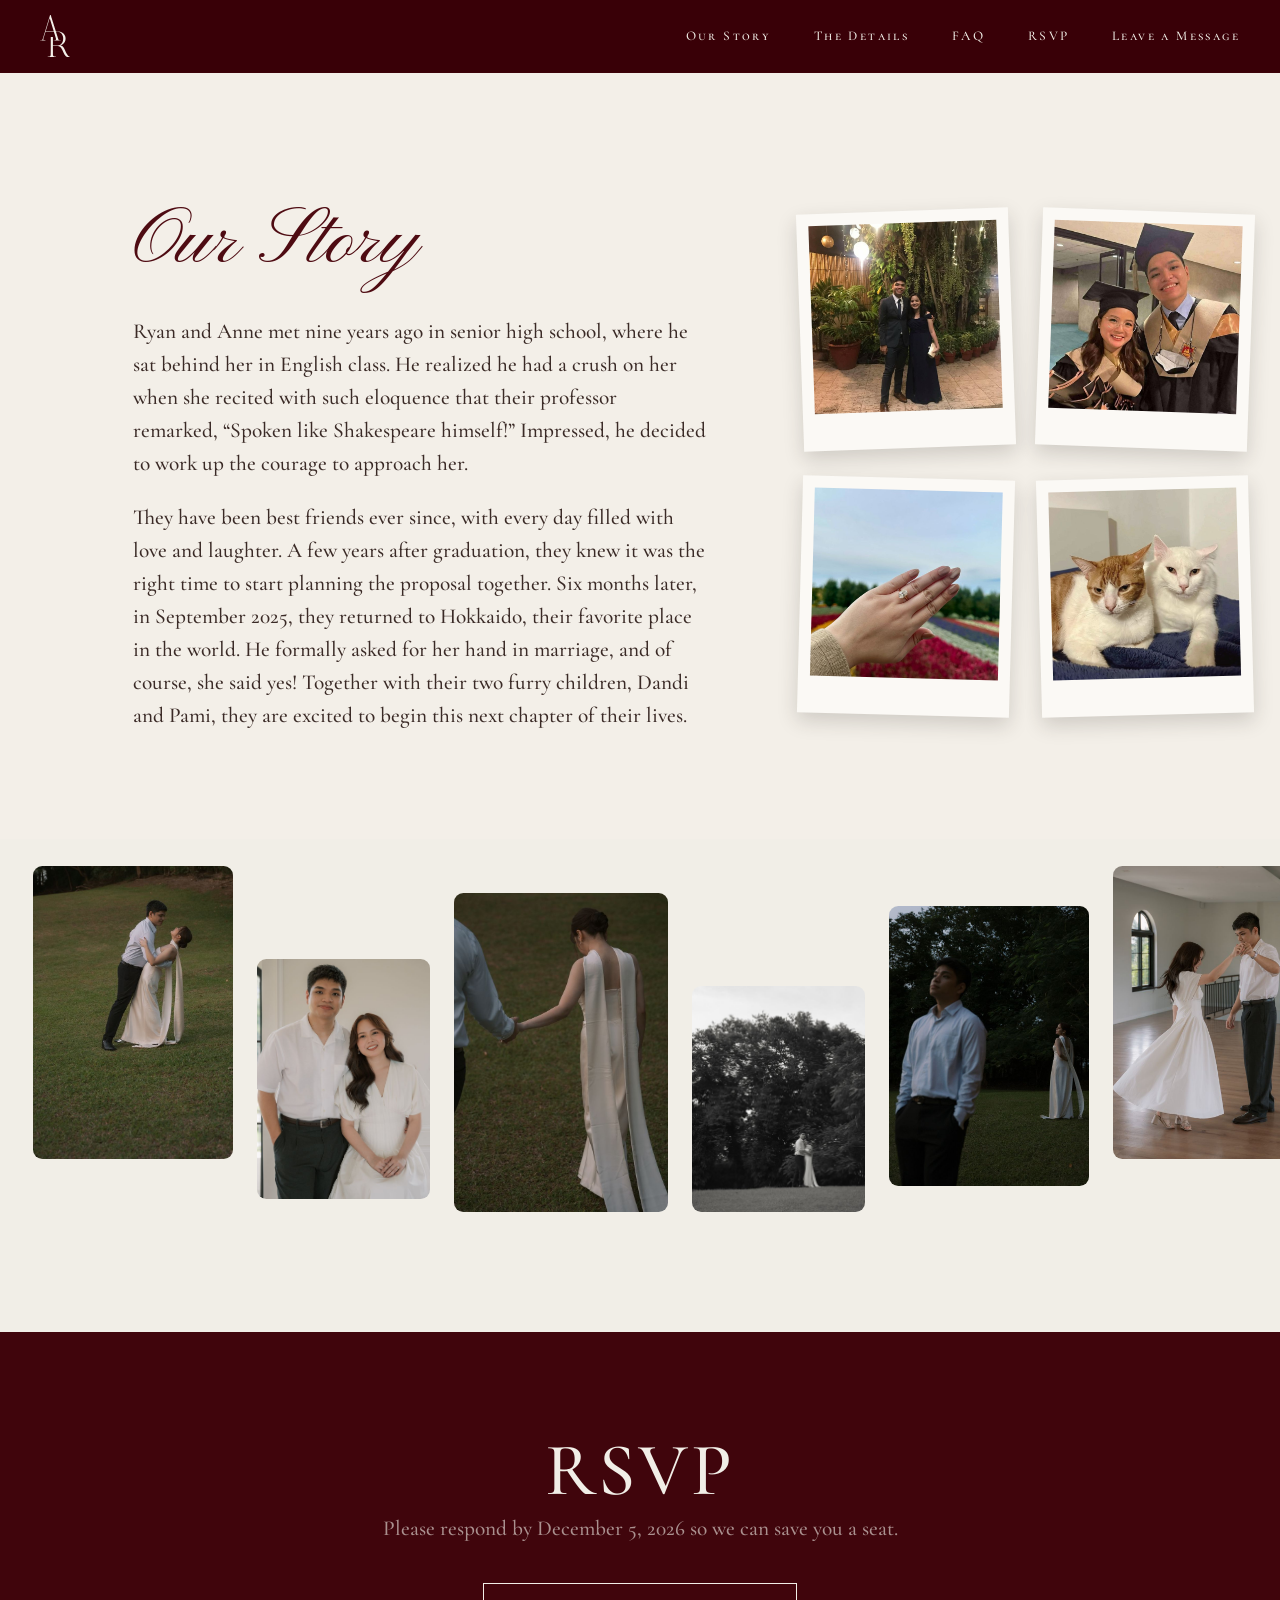
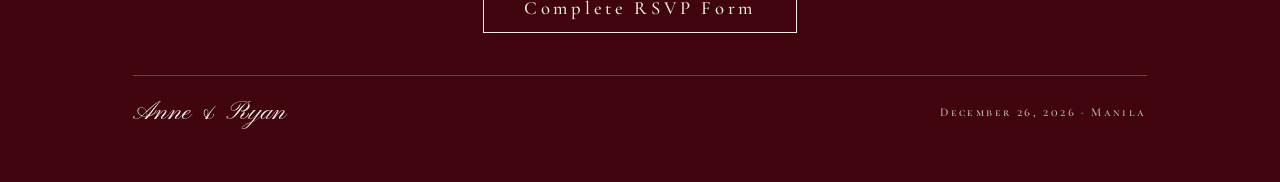
<file: anne-and-ryan-wedding/story.html>
<!doctype html>
<html lang="en">
<head>
  <meta charset="utf-8">
  <meta name="viewport" content="width=device-width, initial-scale=1">
  <title>Our Story · Anne &amp; Ryan</title>
  <link rel="icon" type="image/svg+xml" href="assets/img/favicon.svg?v=3">
  <link rel="icon" type="image/png" sizes="32x32" href="assets/img/favicon-32.png?v=3">
  <link rel="apple-touch-icon" href="assets/img/apple-touch-icon.png?v=3">
  <link rel="preconnect" href="https://fonts.googleapis.com">
  <link rel="preconnect" href="https://fonts.gstatic.com" crossorigin>
  <link rel="stylesheet" href="https://fonts.googleapis.com/css2?family=Afacad&family=Cormorant+Garamond:ital,wght@0,500;0,600;1,500&family=Cormorant+SC:wght@500&family=Pinyon+Script&display=swap">
  <link rel="stylesheet" href="assets/css/style.css?v=33">
</head>
<body>
  <header class="nav" data-nav>
    <a class="brand" href="index.html" aria-label="Anne &amp; Ryan, home"><img src="assets/img/monogram-nav.svg" alt=""></a>
    <a href="story.html" aria-current="page">Our Story</a>
    <a href="details.html">The Details</a>
    <a href="faq.html">FAQ</a>
    <a href="rsvp.html">RSVP</a>
    <a href="message.html">Leave a Message</a>
    <button class="burger" aria-label="Open menu" data-burger><span></span><span></span></button>
  </header>

  <main>
    <section class="story-top">
      <div class="story-top__text" data-fade>
        <h1>Our Story</h1>
        <div class="story-text">
          <p>Ryan and Anne met nine years ago in senior high school, where he sat behind her in English class. He realized he had a crush on her when she recited with such eloquence that their professor remarked, “Spoken like Shakespeare himself!” Impressed, he decided to work up the courage to approach her.</p>
          <p>They have been best friends ever since, with every day filled with love and laughter. A few years after graduation, they knew it was the right time to start planning the proposal together. Six months later, in September 2025, they returned to Hokkaido, their favorite place in the world. He formally asked for her hand in marriage, and of course, she said yes! Together with their two furry children, Dandi and Pami, they are excited to begin this next chapter of their lives.</p>
        </div>
      </div>
      <!-- Part II (Nov 17): four photos to pair with the story (Anne's "quadrant"), in place of the single polaroid -->
      <div class="story-pics" data-fade>
        <figure class="polaroid"><img src="assets/img/story-pair-1.jpg" alt="Anne and Ryan dressed up for a night out"></figure>
        <figure class="polaroid"><img src="assets/img/story-pair-2.jpg" alt="Anne and Ryan at their graduation"></figure>
        <figure class="polaroid"><img src="assets/img/story-pair-3.jpg" alt="Anne's engagement ring over a flower field in Hokkaido"></figure>
        <figure class="polaroid"><img src="assets/img/story-pair-4.jpg" alt="Dandi and Pami, their two cats"></figure>
      </div>
    </section>

    <!-- Nov 17: all photos in one revolving strip (designer); Part II swapped 7 and added 10 (32 now). moments.js repeats the set and keeps it moving;
         guests can also swipe / scroll it, both ways, it never ends. Sizes + stagger repeat every 5 (m1–m5). -->
    <section class="moments" id="moments" aria-label="Our story in photos" data-fade>
      <div class="moments__track">
        <img class="m1" src="assets/img/moment-1.jpg" alt="Ryan dipping Anne on the lawn" loading="lazy">
        <img class="m2" src="assets/img/gallery-13.jpg" alt="Anne and Ryan close together on the stairs" loading="lazy">
        <img class="m3" src="assets/img/moment-3.jpg" alt="Anne walking hand in hand with Ryan" loading="lazy">
        <img class="m4" src="assets/img/moment-4.jpg" alt="Anne and Ryan under the trees" loading="lazy">
        <img class="m5" src="assets/img/gallery-144.jpg" alt="Ryan holding Anne on the lawn" loading="lazy">
        <img class="m1" src="assets/img/story-1.jpg" alt="Anne and Ryan dancing in a sunlit room" loading="lazy">
        <img class="m2" src="assets/img/gallery-1.jpg" alt="Anne and Ryan in black and white by the stairs" loading="lazy">
        <img class="m3" src="assets/img/story-3.jpg" alt="Anne and Ryan by the fountain" loading="lazy">
        <img class="m4" src="assets/img/story-6.jpg" alt="Anne's and Ryan's hands against the sky" loading="lazy">
        <img class="m5" src="assets/img/story-8.jpg" alt="Anne and Ryan in front of the castle" loading="lazy">
        <img class="m1" src="assets/img/story-7.jpg" alt="Anne and Ryan on the stairs, seen from above" loading="lazy">
        <img class="m2" src="assets/img/story-19.jpg" alt="Anne and Ryan embracing on the lawn" loading="lazy">
        <img class="m3" src="assets/img/story-14.jpg" alt="Anne and Ryan by the fountain in black and white" loading="lazy">
        <img class="m4" src="assets/img/gallery-103.jpg" alt="Anne and Ryan cheek to cheek" loading="lazy">
        <img class="m5" src="assets/img/story-12.jpg" alt="Ryan holding Anne’s hands" loading="lazy">
        <img class="m1" src="assets/img/story-5.jpg" alt="Anne and Ryan in the garden" loading="lazy">
        <img class="m2" src="assets/img/story-20.jpg" alt="Anne and Ryan close together in black and white" loading="lazy">
        <img class="m3" src="assets/img/gallery-56.jpg" alt="Anne and Ryan walking down the garden steps" loading="lazy">
        <img class="m4" src="assets/img/story-15.jpg" alt="Anne on the lawn" loading="lazy">
        <img class="m5" src="assets/img/gallery-134.jpg" alt="Anne and Ryan sitting on the grass at night" loading="lazy">
        <img class="m1" src="assets/img/gallery-31.jpg" alt="Anne and Ryan by the fountain" loading="lazy">
        <img class="m2" src="assets/img/story-10.jpg" alt="Anne and Ryan at night" loading="lazy">
        <img class="m3" src="assets/img/gallery-9.jpg" alt="Anne and Ryan dancing in the sunlit room" loading="lazy">
        <img class="m4" src="assets/img/gallery-20.jpg" alt="Anne and Ryan by the fountain in black and white" loading="lazy">
        <img class="m5" src="assets/img/gallery-21.jpg" alt="Anne and Ryan sitting on the fountain" loading="lazy">
        <img class="m1" src="assets/img/gallery-22.jpg" alt="Anne and Ryan by the fountain in front of the villa" loading="lazy">
        <img class="m2" src="assets/img/gallery-37.jpg" alt="Ryan and Anne in a black and white close-up" loading="lazy">
        <img class="m3" src="assets/img/gallery-42.jpg" alt="Anne and Ryan in front of the villa" loading="lazy">
        <img class="m4" src="assets/img/gallery-108.jpg" alt="Anne and Ryan walking on the lawn" loading="lazy">
        <img class="m5" src="assets/img/gallery-112.jpg" alt="Ryan kissing Anne" loading="lazy">
        <img class="m1" src="assets/img/gallery-91.jpg" alt="Anne and Ryan walking hand in hand" loading="lazy">
        <img class="m2" src="assets/img/gallery-92.jpg" alt="Anne and Ryan on the lawn by the trees" loading="lazy">
      </div>
    </section>
  </main>

  <footer class="footer">
    <div class="footer__head">
      <p class="t1">RSVP</p>
      <p class="t2">Please respond by <span data-c="rsvpByLong">December 5, 2026</span> so we can save you a seat.</p>
    </div>
    <a class="btn btn--outline" href="rsvp.html">Complete RSVP Form</a>
    <div class="footer__bar"><span class="sig">Anne &amp; Ryan</span><span class="sm">December 26, 2026 · Manila</span></div>
  </footer>

  <script src="assets/js/content.js?v=2"></script>
  <script src="assets/js/common.js?v=30"></script>
  <script src="assets/js/moments.js?v=31"></script>
</body>
</html>
</file>
<file: anne-and-ryan-wedding/assets/css/style.css>
/* Anne & Ryan wedding site
   Desktop sizes come straight from the 1920px Figma frames ("final pages", AC row, starred, Nov 15).
   --u = 1 design px, scaled to the viewport (1px at 1920, never below .5px). */

:root {
  --u: clamp(0.5px, 0.0520833vw, 1px);
  /* Nov 15 palette (design "AC", Anne's pick): burgundy, dark olive, cream */
  --bg: #f3efe8;        /* page */
  --bg-2: #f1eee7;      /* alternate sections, card, light text */
  --cream: #f1eee7;
  --polaroid: #fbf9f5;
  --burg: #4e0b12;      /* headings, buttons */
  --nav: #390007;
  --foot: #40050c;
  --olive: #202700;     /* dark olive (Anne: "2"): countdown, buttons */
  --olive-2: #2c330a;   /* When / Where band (Figma 216:27) */
  --black: #3a2a26;     /* body text */
  --ink: #2e2622;
  --field: #e7e2d8;
  --rose: #915354;      /* RSVP buttons */
  --wine: #360000;      /* The Wedding Day card text */
  --card: #f1eee7;
  --white: #fff;
  --muted: #7d7d7d;
  --lav: #ddbdc0;      /* Part III: envelope is dusty rose now (was lavender #c7b8d4) */
  --lav-dark: #b8878d; /* was #9a80b0 */
  --serif: "Cormorant Garamond", Georgia, serif;
  --serif-sc: "Cormorant SC", Georgia, serif;
  --sans: "Cormorant Garamond", Georgia, serif;
  --script: "Pinyon Script", "Brush Script MT", cursive;
  --letter-sans: "Afacad", "Futura", sans-serif;   /* only the "Modern" choice in the letter font picker */

  /* Type scale. Change a size here and every page follows. Mobile values are in the ≤760px block. */
  --fs-title: calc(110 * var(--u));  /* section headings (Pinyon) */
  --fs-head:  calc(100 * var(--u));
  --fs-val:   calc(40 * var(--u));
  --fs-input: calc(32 * var(--u));
  --fs-body:  calc(32 * var(--u));
  --fs-label: calc(20 * var(--u));   /* small caps labels */
  --fs-btn:   calc(28 * var(--u));
  --btn-track: .2em;
  --fs-nav:   calc(20 * var(--u));
}

*, *::before, *::after { box-sizing: border-box; }
html { -webkit-text-size-adjust: 100%; overscroll-behavior: none; } /* no rubber-band overscroll */
body { overscroll-behavior: none; }
body {
  margin: 0;
  background: var(--bg);
  color: var(--black);
  font-family: var(--sans);
  font-size: var(--fs-body);
  font-weight: 500;
  line-height: normal;
  overflow-x: hidden;
}
img { display: block; max-width: 100%; }
a { color: inherit; text-decoration: none; }
p, h1, h2, h3 { margin: 0; font-weight: 500; }
h1, h2 { font-family: var(--script); font-weight: 400; color: var(--burg); }
button { font: inherit; color: inherit; cursor: pointer; }

.serif { font-family: var(--serif); }
.sc { font-family: var(--serif-sc); }
.script { font-family: var(--script); }
.lab-sc { font-family: var(--serif-sc); font-size: var(--fs-label); letter-spacing: .22em; text-transform: uppercase; color: var(--burg); }

/* ---------- nav: dark burgundy bar, links either side of the AR monogram ---------- */
.nav {
  position: sticky; top: 0; z-index: 20; /* Nov 19 (designer): hides while scrolling down, comes back on scroll up (common.js) */
  transition: transform .35s ease;
  height: calc(110 * var(--u)); min-height: 56px;
  padding: 0 calc(60 * var(--u)); /* Figma 216:3: monogram left, links right (Nov 16) */
  display: flex; align-items: center; justify-content: flex-start;
  gap: calc(64 * var(--u));
  background: var(--nav); color: var(--cream);
  border-bottom: 1px solid rgba(78,11,18,.2);
  font-family: var(--serif-sc); font-size: var(--fs-nav); letter-spacing: .18em;
}
.nav.nav--hidden { transform: translateY(-100%); }
.nav a { white-space: nowrap; transition: opacity .2s; }
.nav a:hover { opacity: .7; }
.nav .brand { display: flex; align-items: center; margin-right: auto; }
.nav .brand img { width: calc(45 * var(--u)); height: calc(64 * var(--u)); min-width: 22px; min-height: 32px; }
.burger { display: none; }

.menu {
  position: fixed; inset: 0; z-index: 50;
  background: var(--nav); color: var(--cream); /* Nov 16: solid, 100% */
  display: flex; flex-direction: column; align-items: center; justify-content: center; gap: 28px;
  font-family: var(--serif-sc); letter-spacing: .18em;
  font-size: 22px; opacity: 0; pointer-events: none; transition: opacity .3s;
}
.menu.open { opacity: 1; pointer-events: auto; }
.menu a { opacity: 1; } /* Nov 16: every menu link at 100% */
.menu a[aria-current="page"] { opacity: 1; }
.menu .brand img { width: 40px; height: 57px; }
.menu-close { position: absolute; top: 18px; right: 18px; background: none; border: 0; font-size: 34px; color: var(--cream); line-height: 1; }

/* ---------- buttons ---------- */
.btn {
  display: inline-flex; align-items: center; justify-content: center;
  background: var(--burg); color: var(--cream);
  border: 1px solid transparent;
  font-family: var(--sans); font-weight: 500;
  font-size: var(--fs-btn);
  letter-spacing: var(--btn-track);
  padding: calc(20 * var(--u)) calc(60 * var(--u));
  transition: opacity .2s, transform .2s;
}
.btn:hover { transform: translateY(-1px); }
.btn--outline { background: transparent; border-color: var(--cream); }
.btn[disabled], .btn.is-disabled { opacity: .5; cursor: not-allowed; transform: none; }
.btn--gray { background: var(--olive); }
.btn--wide { align-self: center; }
.btn--pill-olive { background: var(--olive); border-radius: 999px; } /* Part III: "Write a Message" like the RSVP card buttons */
/* rounded rose button (RSVP card) */
.pill-btn {
  display: inline-flex; align-items: center; justify-content: center; align-self: center;
  background: var(--rose); color: var(--cream); border: 0; border-radius: 999px;
  font-family: var(--sans); font-size: calc(32 * var(--u)); letter-spacing: .2em;
  padding: calc(20 * var(--u)) calc(60 * var(--u));
  transition: opacity .2s, transform .2s;
}
.pill-btn:hover { transform: translateY(-1px); }
.pill-btn[disabled] { opacity: .5; cursor: not-allowed; transform: none; }
.pill-btn--olive { background: var(--olive); } /* designer, Nov 15: buttons inside the RSVP card are olive */

/* ---------- footer (every page) ---------- */
.footer {
  background: var(--foot); color: var(--cream);
  padding: calc(140 * var(--u)) calc(200 * var(--u)) calc(80 * var(--u));
  display: flex; flex-direction: column; align-items: center; gap: calc(62 * var(--u));
  text-align: center;
}
.footer__head { display: flex; flex-direction: column; align-items: center; }
.footer .t1 { font-family: var(--sans); font-size: calc(112 * var(--u)); letter-spacing: .04em; text-transform: uppercase; line-height: 1.2; } /* Anne: Cormorant caps, not Pinyon */
.footer .t2 { font-size: var(--fs-body); opacity: .6; }
.footer__bar { width: 100%; border-top: 1px solid rgba(241,238,231,.25); padding-top: calc(30 * var(--u)); display: flex; justify-content: space-between; align-items: center; gap: 16px; }
.footer__bar .sig { font-family: var(--script); font-size: calc(40 * var(--u)); }
.footer__bar .sm { font-family: var(--serif-sc); font-size: calc(18 * var(--u)); letter-spacing: .2em; opacity: .8; }

/* ---------- fade-in ---------- */
[data-fade] { opacity: 0; transform: translateY(24px); transition: opacity .9s ease, transform .9s ease; }
[data-fade].in { opacity: 1; transform: none; }
@media (prefers-reduced-motion: reduce) {
  [data-fade] { opacity: 1; transform: none; transition: none; }
}

/* ---------- polaroid (Our Story, Details, FAQ) ---------- */
.polaroid { flex: none; background: var(--polaroid); padding: calc(18 * var(--u)) calc(18 * var(--u)) calc(var(--pb, 90) * var(--u)); box-shadow: 0 calc(12 * var(--u)) calc(30 * var(--u)) rgba(46,38,34,.18); rotate: var(--rot, 2deg); }
.polaroid img { width: 100%; height: 100%; object-fit: cover; }

/* =========================================================
   LANDING
   ========================================================= */
.hero {
  position: relative; overflow: hidden; background: #000; color: var(--cream);
  height: calc(1180 * var(--u)); min-height: 560px;
  display: flex; align-items: center; justify-content: center;
}
.hero__bg { position: absolute; inset: 0; width: 100%; height: 100%; object-fit: cover; object-position: 50% 55%; opacity: .54; } /* Part II: photo #59 (flower garden); black 46% on top */
.hero__inner { position: relative; display: flex; flex-direction: column; align-items: center; gap: calc(28 * var(--u)); text-align: center; }
.hero__inner .btn { margin-top: calc(20 * var(--u)); }
html { scroll-behavior: smooth; }
/* Anne's AR in the old pill frame (Nov 15) */
.monogram { width: calc(94 * var(--u)); height: calc(155 * var(--u)); min-width: 48px; min-height: 80px; } /* Part II: capsule frame from the Canva pubmats */
.monogram img { width: 100%; height: 100%; }
.hero h1 { color: var(--cream); font-size: calc(220 * var(--u)); line-height: 1.05; white-space: nowrap; }
.hero .hero-date { font-family: var(--serif-sc); font-size: calc(26 * var(--u)); letter-spacing: .3em; text-transform: uppercase; }

.couple-msg {
  display: flex; align-items: center; gap: calc(120 * var(--u));
  padding: calc(120 * var(--u)) calc(80 * var(--u)) calc(120 * var(--u)) calc(200 * var(--u));
}
.couple-msg__text { width: calc(820 * var(--u)); flex: none; display: flex; flex-direction: column; gap: calc(28 * var(--u)); }
.couple-msg__text .lab-sc { font-size: calc(22 * var(--u)); letter-spacing: .25em; }
.couple-msg__text h2 { font-size: calc(100 * var(--u)); line-height: 1.1; }
.couple-msg__text .body { font-size: calc(34 * var(--u)); line-height: 1.5; }
.couple-msg__text .with { font-size: calc(34 * var(--u)); margin-top: calc(28 * var(--u)); } /* Part II: plain Cormorant, no italics */
.couple-msg__text .sig { font-family: var(--script); color: var(--burg); font-size: calc(72 * var(--u)); }
.arch-photo { width: calc(700 * var(--u)); aspect-ratio: 700 / 960; object-fit: cover; border-radius: 999px 999px 0 0; flex: none; }

/* When / Where (lighter olive) + countdown (dark olive), Figma 216:27 / 216:46 */
.ww { background: var(--olive); /* Anne (Nov 20): back to the dark olive, same as the countdown (round 28's lighter olive reverted) */ color: var(--cream); padding: calc(170 * var(--u)) calc(200 * var(--u)) calc(110 * var(--u)); display: flex; justify-content: center; text-align: center; }
.ww__row { display: flex; align-items: flex-start; gap: calc(100 * var(--u)); } /* Part II: "Where" lines up with "When" */
.ww__col { display: flex; flex-direction: column; align-items: center; gap: calc(20 * var(--u)); }
.ww__col--when { width: calc(447 * var(--u)); }
.ww__col--where { width: calc(840 * var(--u)); }
.ww__rule { width: 1px; align-self: stretch; background: rgba(243,239,232,.35); }
.ww h2 { color: var(--cream); opacity: .5; font-size: var(--fs-title); line-height: 1.25; }
.ww .big { font-size: var(--fs-val); }
.ww__lines p:not(.big) { font-size: calc(28 * var(--u)); } /* Part II: same size as the cities */
.ww__lines { display: flex; flex-direction: column; gap: calc(20 * var(--u)); font-size: var(--fs-body); }
.ww__places { display: flex; gap: calc(80 * var(--u)); }
.ww__place { width: calc(380 * var(--u)); display: flex; flex-direction: column; align-items: center; gap: calc(6 * var(--u)); }
.ww .lab { font-family: var(--serif-sc); font-size: var(--fs-label); letter-spacing: .25em; text-transform: uppercase; opacity: .8; }
.ww .name { font-size: calc(38 * var(--u)); line-height: 1.15; }
.ww .city { font-size: calc(30 * var(--u)); opacity: .85; } /* Figma 216:41 / 216:45 */

.countdown { background: var(--olive); color: var(--cream); padding: calc(120 * var(--u)); display: flex; flex-direction: column; align-items: center; } /* Nov 19: numbers centred, 120 above / below (Figma 227:205) */
.countdown__rule { display: none; } /* Figma: no line between When / Where and the countdown */
.countdown__nums { display: flex; justify-content: center; gap: calc(110 * var(--u)); text-align: center; }
.countdown__nums > div { display: flex; flex-direction: column; align-items: center; gap: calc(6 * var(--u)); }
.countdown .n { font-size: calc(88 * var(--u)); line-height: 1; font-variant-numeric: lining-nums; }
.countdown .l { font-family: var(--serif-sc); font-size: calc(18 * var(--u)); letter-spacing: .25em; text-transform: uppercase; opacity: .85; }

/* =========================================================
   OUR STORY
   ========================================================= */
.story-top { display: flex; align-items: center; gap: calc(140 * var(--u)); padding: calc(180 * var(--u)) calc(200 * var(--u)) calc(160 * var(--u)); }
.story-top__text { width: calc(860 * var(--u)); flex: none; display: flex; flex-direction: column; gap: calc(32 * var(--u)); }
.story-top h1 { font-size: calc(120 * var(--u)); }
.story-text { font-size: var(--fs-body); line-height: 1.55; color: var(--black); display: flex; flex-direction: column; gap: calc(32 * var(--u)); }
.story-top .polaroid { width: calc(676 * var(--u)); height: calc(868 * var(--u)); --rot: 2deg; }
/* Part II: four photos paired with the story (2 x 2 small polaroids, alternating tilt) */
.story-pics { width: calc(676 * var(--u)); flex: none; display: grid; grid-template-columns: 1fr 1fr; gap: calc(44 * var(--u)) calc(40 * var(--u)); }
.story-pics .polaroid { width: auto; height: auto; margin: 0; --pb: 56; }
.story-pics .polaroid img { aspect-ratio: 1; height: auto; display: block; }
.story-pics .polaroid:nth-child(1) { --rot: -2deg; }
.story-pics .polaroid:nth-child(2) { --rot: 2deg; }
.story-pics .polaroid:nth-child(3) { --rot: 1.5deg; }
.story-pics .polaroid:nth-child(4) { --rot: -1.5deg; }

/* five photos at uneven heights */
/* Our Story photos: one revolving strip (Nov 17). moments.js repeats the set once and moves scrollLeft; the margin on
   every photo (not flex gap) makes the two halves exactly equal, so the jump back by one set is invisible */
.moments { background: var(--bg-2); padding: calc(40 * var(--u)) 0 calc(180 * var(--u)); overflow-x: auto; overflow-y: hidden; scrollbar-width: none; overscroll-behavior-x: contain; }
.moments::-webkit-scrollbar { display: none; }
.moments__track { display: flex; align-items: flex-start; width: max-content; padding-left: calc(120 * var(--u)); }
.moments img { border-radius: calc(14 * var(--u)); object-fit: cover; flex: none; margin-right: calc(36 * var(--u)); -webkit-user-drag: none; user-select: none; }
.moments.is-dragging { cursor: grabbing; }
.moments .m1 { width: calc(300 * var(--u)); height: calc(440 * var(--u)); }
.moments .m2 { width: calc(260 * var(--u)); height: calc(360 * var(--u)); margin-top: calc(140 * var(--u)); }
.moments .m3 { width: calc(320 * var(--u)); height: calc(480 * var(--u)); margin-top: calc(40 * var(--u)); }
.moments .m4 { width: calc(260 * var(--u)); height: calc(340 * var(--u)); margin-top: calc(180 * var(--u)); }
.moments .m5 { width: calc(300 * var(--u)); height: calc(420 * var(--u)); margin-top: calc(60 * var(--u)); }

/* =========================================================
   THE DETAILS
   ========================================================= */
.d-head { background: var(--bg-2); padding: calc(160 * var(--u)) 0 calc(100 * var(--u)); display: flex; flex-direction: column; align-items: center; gap: calc(16 * var(--u)); text-align: center; }
.d-head h1 { font-size: calc(140 * var(--u)); line-height: 1.25; }
.d-head p { font-family: var(--serif-sc); font-size: calc(26 * var(--u)); letter-spacing: .25em; color: var(--ink); }
.d-facts { display: flex; justify-content: center; align-items: center; padding: calc(60 * var(--u)) calc(200 * var(--u)) calc(160 * var(--u)); }
.d-facts > div { width: calc(500 * var(--u)); padding: 0 calc(30 * var(--u)); display: flex; flex-direction: column; align-items: center; gap: calc(12 * var(--u)); text-align: center; }
[hidden] { display: none !important; }
.d-facts .rule { width: 1px; height: calc(160 * var(--u)); padding: 0; background: rgba(78,11,18,.25); }
.d-facts .lab { font-family: var(--serif-sc); font-size: calc(22 * var(--u)); letter-spacing: .25em; text-transform: uppercase; color: var(--burg); }
.d-facts .val { font-size: var(--fs-val); line-height: 1.2; }
.d-facts .city { font-size: calc(28 * var(--u)); opacity: .8; } /* Part 4: city under ceremony / reception, like the landing */

.d-day { background: var(--bg-2); padding: calc(100 * var(--u)) calc(120 * var(--u)) 0; }
.d-day__card { background: var(--olive); /* Anne (Nov 20): dark olive card + cream text again (round 28's pink reverted) */ border-radius: calc(28 * var(--u)); padding: calc(130 * var(--u)) 0 calc(140 * var(--u)); display: flex; flex-direction: column; align-items: center; gap: calc(56 * var(--u)); color: var(--cream); }
.d-day h2 { color: var(--cream); opacity: .6; font-size: var(--fs-title); line-height: 1.25; }
.schedule { list-style: none; margin: 0; padding: 0; width: calc(636 * var(--u)); position: relative; }
/* Nov 19: one line through every dot, first to last (Figma Rectangle 3119, 1 x 372) */
.schedule::before { content: ""; position: absolute; left: calc(267.5 * var(--u)); top: calc(56 * var(--u)); bottom: calc(52 * var(--u)); width: 1px; background: rgba(241,238,231,.45); } /* cream at 45%, as the line pieces were on the olive card */
.schedule li { display: grid; grid-template-columns: calc(220 * var(--u)) calc(16 * var(--u)) 1fr; column-gap: calc(40 * var(--u)); align-items: center; height: calc(120 * var(--u)); position: relative; }
.schedule .tt { font-size: calc(48 * var(--u)); text-align: right; }
.schedule .dot { justify-self: center; width: calc(14 * var(--u)); height: calc(14 * var(--u)); min-width: 7px; min-height: 7px; border-radius: 50%; background: currentColor; position: relative; }
/* Figma 216:137: a 40px line above and below each dot (45% opacity), touching the dot, with a gap between rows */
.schedule .tl { font-family: var(--serif-sc); font-size: calc(24 * var(--u)); letter-spacing: .22em; text-transform: uppercase; white-space: nowrap; }

.d-dress { display: flex; align-items: center; gap: calc(160 * var(--u)); padding: calc(170 * var(--u)) calc(200 * var(--u)) calc(190 * var(--u)); }
.d-dress__text { width: calc(880 * var(--u)); flex: none; display: flex; flex-direction: column; gap: calc(30 * var(--u)); }
.d-dress h2 { font-size: var(--fs-title); line-height: 1.25; }
.d-dress .lab-sc { font-size: calc(24 * var(--u)); letter-spacing: .25em; }
.d-dress p.txt { font-size: var(--fs-body); line-height: 1.5; }
.swatches { display: flex; flex-wrap: wrap; gap: calc(16 * var(--u)); }
.swatches span { width: calc(72 * var(--u)); height: calc(72 * var(--u)); min-width: 32px; min-height: 32px; border-radius: 50%; border: calc(6 * var(--u)) solid #fff; background-size: cover !important; background-position: center !important; }
.d-dress .dress-arch { width: calc(536 * var(--u)); aspect-ratio: 536 / 740; object-fit: cover; border-radius: 999px 999px 0 0; flex: none; } /* Part II: photo #76 in an arch, no polaroid */

/* =========================================================
   FAQ
   ========================================================= */
.photo-head { position: relative; overflow: hidden; height: calc(560 * var(--u)); min-height: 260px; display: flex; align-items: center; justify-content: center; }
.photo-head img { position: absolute; inset: 0; width: 100%; height: 100%; object-fit: cover; }
.photo-head--faq img { object-position: 50% 71.6%; } /* Figma 216:200: image top -255% = the couple walking */
.photo-head::after { content: ""; position: absolute; inset: 0; background: rgba(32,39,0,.4); }
.photo-head h1 { position: relative; z-index: 1; color: var(--cream); font-size: calc(130 * var(--u)); text-align: center; line-height: 1.25; padding: 0 20px; }
.faq { display: flex; justify-content: center; align-items: flex-start; gap: calc(120 * var(--u)); padding: calc(80 * var(--u)) calc(200 * var(--u)) calc(180 * var(--u)); }
.faq__list { width: calc(1100 * var(--u)); flex: none; text-align: center; /* Part II: no photo, text centred */ display: flex; flex-direction: column; gap: calc(40 * var(--u)); }
.faq__item { display: flex; flex-direction: column; gap: calc(10 * var(--u)); }
.faq__item h2 { font-family: var(--serif); font-weight: 500; font-size: calc(40 * var(--u)); line-height: 1.3; } /* Part II: Cormorant, easier to read than script */
.faq__item p { font-size: calc(28 * var(--u)); line-height: 1.5; }
.faq__item a { text-decoration: underline; text-underline-offset: .15em; }
/* Part 4: bank QR codes under the gift answer, small; tap opens the full image */
.faq__qr { display: flex; justify-content: center; gap: calc(30 * var(--u)); margin-top: calc(20 * var(--u)); }
.faq__qr a { display: block; line-height: 0; }
.faq__qr img { height: calc(260 * var(--u)); width: auto; border-radius: calc(12 * var(--u)); }
/* Figma 287:13: chevron + link under the gift answer, 28 / 50%, underlined. Since Nov 19 it opens the codes in a popup */
.qr-toggle { align-self: center; display: flex; flex-direction: column; align-items: center; gap: calc(10 * var(--u)); margin-top: calc(18 * var(--u)); background: none; border: 0; padding: 0; color: var(--black); opacity: .5; font-size: calc(28 * var(--u)); line-height: 1.5; text-decoration: underline; text-underline-offset: .15em; transition: opacity .2s; }
.qr-toggle:hover { opacity: .8; }
.qr-toggle svg { width: calc(15 * var(--u)); min-width: 10px; height: auto; transform: rotate(180deg); }
/* bank QR popup: black overlay, the two codes, X top right; tap the overlay, X or Esc to close */
.qr-pop { position: fixed; inset: 0; z-index: 60; background: rgba(0,0,0,.82); display: flex; align-items: center; justify-content: center; padding: 80px 40px; overflow-y: auto; opacity: 0; transition: opacity .25s; }
.qr-pop.open { opacity: 1; }
.qr-pop[hidden] { display: none; }
.qr-pop__codes { display: flex; align-items: center; justify-content: center; gap: calc(48 * var(--u)); margin: auto; }
.qr-pop__codes img { height: min(70vh, calc(640 * var(--u))); min-height: 300px; width: auto; border-radius: 16px; box-shadow: 0 12px 40px rgba(0,0,0,.35); }
.qr-pop__x { position: fixed; top: 20px; right: 24px; width: 48px; height: 48px; display: flex; align-items: center; justify-content: center; background: none; border: 0; color: var(--cream); font-size: 44px; line-height: 1; padding: 0; z-index: 1; }
.qr-pop__x:hover { opacity: .75; }
.faq .rule { height: 1px; border: 0; margin: 0; background: rgba(78,11,18,.2); }
.faq .polaroid { width: calc(456 * var(--u)); height: calc(678 * var(--u)); margin: calc(48 * var(--u)) 0 0 calc(12 * var(--u)); --pb: 80; --rot: -2deg; } /* Figma 216:233: position + -2deg tilt matched to the frame */

/* =========================================================
   INVITE CODE (invite.html, Figma "invite code" / wrong / forgot / sent)
   ========================================================= */
.nav + .gate { min-height: calc(100svh - max(56px, calc(110 * var(--u)))); } /* code page sits under the nav (Nov 16) */
.gate { position: relative; overflow: hidden; min-height: 100svh; display: flex; align-items: center; justify-content: center; background: #000; color: var(--cream); padding: 60px 20px; }
.gate__bg { position: absolute; inset: 0; width: 100%; height: 100%; object-fit: cover; opacity: .5; }
.gate__inner { position: relative; display: flex; flex-direction: column; align-items: center; gap: calc(36 * var(--u)); text-align: center; width: calc(760 * var(--u)); min-width: min(100%, 420px); }
.gate__top { display: flex; flex-direction: column; align-items: center; gap: calc(22 * var(--u)); }
.gate h1 { color: var(--cream); font-size: calc(150 * var(--u)); line-height: 1.1; white-space: nowrap; }
.gate__msg { font-size: calc(34 * var(--u)); line-height: 1.45; }
.gate__form { display: flex; flex-direction: column; align-items: center; gap: calc(36 * var(--u)); width: 100%; }
.gate__field { width: calc(640 * var(--u)); min-width: min(100%, 360px); border-radius: calc(14 * var(--u)); border: 1px solid rgba(241,238,231,.5); background: rgba(241,238,231,.12); color: var(--cream); font-family: var(--sans); font-size: calc(32 * var(--u)); text-align: center; padding: calc(20 * var(--u)) calc(24 * var(--u)); outline: 0; letter-spacing: .12em; }
.gate__field::placeholder { color: rgba(241,238,231,.6); letter-spacing: 0; }
.gate__field:focus { border-color: var(--cream); }
.gate__field.is-error { border: 2px solid #d9a1a2; }
.gate__err { color: #e8b9ba; font-size: calc(26 * var(--u)); width: calc(640 * var(--u)); min-width: min(100%, 360px); margin-top: calc(-16 * var(--u)); }
.gate .link-btn { color: var(--cream); }
.gate .step { display: none; }
.gate .step.is-active { display: contents; }
.d-facts:has([data-table]:not([hidden])) > div:not(.rule) { width: calc(380 * var(--u)); }

/* =========================================================
   RSVP (guest list: find your invitation by last name, answer for each guest)
   ========================================================= */
.rsvp { position: relative; overflow: hidden; padding: calc(160 * var(--u)) 20px calc(180 * var(--u)); display: flex; justify-content: center; }
.rsvp__bg { position: absolute; inset: 0; width: 100%; height: 100%; object-fit: cover; object-position: 50% 42%; } /* Part II: photo #96, couple just under the card */
/* Part II: the big "RSVP" in Cormorant caps like the footer (the thank-you title stays script) */
.rsvp__card:not(:has(.rsvp-done.is-active)) h1 { font-family: var(--sans); text-transform: uppercase; letter-spacing: .04em; font-size: calc(112 * var(--u)); line-height: 1.2; }
.rsvp::before { content: ""; position: absolute; inset: 0; background: rgba(32,39,0,.55); z-index: 1; }
.rsvp__card { position: relative; z-index: 2; width: calc(1060 * var(--u)); min-width: min(100%, 560px); background: var(--bg-2); border-radius: calc(28 * var(--u)); padding: calc(110 * var(--u)) calc(120 * var(--u)) calc(120 * var(--u)); display: flex; flex-direction: column; gap: calc(44 * var(--u)); color: var(--ink); }
.rsvp__card h1 { font-size: calc(140 * var(--u)); line-height: 1; text-align: center; } /* every RSVP step centred (designer, Nov 17) */
.rsvp__intro { font-size: calc(30 * var(--u)); line-height: 1.5; }
.rstep { display: none; flex-direction: column; gap: calc(44 * var(--u)); }
.rstep.is-active { display: flex; animation: stepIn .5s ease; }
.rform { display: flex; flex-direction: column; gap: calc(44 * var(--u)); }
.rfield { display: flex; flex-direction: column; gap: calc(12 * var(--u)); }
.rfield label, .rfield .lab { font-family: var(--serif-sc); font-size: var(--fs-label); letter-spacing: .22em; text-transform: uppercase; color: var(--burg); }
.rinput { width: 100%; border: 0; outline: 0; border-radius: calc(14 * var(--u)); background: var(--field); color: var(--ink); font-family: var(--sans); font-size: var(--fs-input); padding: calc(18 * var(--u)) calc(24 * var(--u)); }
.rinput::placeholder { color: rgba(46,38,34,.45); }
.rinput:focus { box-shadow: 0 0 0 1.5px var(--olive); }
.rinput.is-error { box-shadow: 0 0 0 1.5px var(--rose); }
.rinput:disabled { opacity: .45; }
.rhint { font-size: calc(24 * var(--u)); opacity: .7; margin-top: calc(-24 * var(--u)); }
.rhint.is-error { color: var(--rose); opacity: 1; }
.party-title { font-family: var(--script); color: var(--burg); font-size: calc(64 * var(--u)); line-height: 1.2; margin-top: calc(-30 * var(--u)); text-align: center; }
.rsvp__sub { font-size: calc(28 * var(--u)); opacity: .8; margin-top: calc(-20 * var(--u)); }
.rrule { height: 1px; background: rgba(78,11,18,.2); border: 0; margin: 0; }
.guest { display: flex; flex-direction: column; gap: calc(20 * var(--u)); }
.guest__name { font-size: calc(40 * var(--u)); color: var(--burg); padding: 0; margin-bottom: calc(20 * var(--u)); }
.pills { display: flex; flex-wrap: wrap; gap: calc(24 * var(--u)); border: 0; padding: 0; margin: 0; }
.pill { position: relative; display: inline-flex; align-items: center; border: 1.5px solid var(--rose); border-radius: 999px; padding: calc(14 * var(--u)) calc(30 * var(--u)); font-size: calc(30 * var(--u)); cursor: pointer; transition: background .2s, color .2s; }
.pill input { position: absolute; opacity: 0; pointer-events: none; }
.pill:has(input:checked) { background: var(--rose); border-color: var(--rose); color: var(--cream); } /* designer, Nov 15: rose answers */
.pill:has(input:focus-visible) { outline: 2px solid var(--rose); outline-offset: 3px; }
.link-btn { align-self: center; background: none; border: 0; padding: 0; font-family: var(--serif-sc); font-size: var(--fs-label); letter-spacing: .22em; text-transform: uppercase; color: var(--burg); text-decoration: underline; text-underline-offset: 4px; }
.choices { display: flex; flex-direction: column; gap: calc(16 * var(--u)); }
.choices button { text-align: left; background: var(--field); border: 0; border-radius: calc(14 * var(--u)); padding: calc(18 * var(--u)) calc(24 * var(--u)); font-size: calc(32 * var(--u)); color: var(--burg); }
/* Nov 22: answers can't be changed once sent, shown read-only */
.guest--locked .pill { cursor: default; }
.pill.is-on { background: var(--rose); border-color: var(--rose); color: var(--cream); }
.guest__note { font-size: calc(26 * var(--u)); opacity: .8; }
.form-msg.is-note { color: var(--ink); opacity: .75; }
.form-msg:empty { display: none; }
.form-msg { text-align: center; color: var(--rose); font-size: calc(26 * var(--u)); }
.rsvp-done { align-items: center; text-align: center; }
.rsvp-done p { font-size: calc(34 * var(--u)); }
/* RSVP sent on desktop (designer's Figma "RSVP sent logged in" 227:411, Nov 17): taller photo with the card in the
   middle (524 above and below), title centred, 30 px text, button 40 below the text, 120 side padding */
@media (min-width: 761px) {
  .rsvp:has(.rsvp-done.is-active) { padding-top: calc(524 * var(--u)); padding-bottom: calc(524 * var(--u)); }
  .rsvp-done p { font-size: calc(30 * var(--u)); line-height: 1.5; }
  .rsvp-done .pill-btn { margin: calc(40 * var(--u)) 0 calc(20 * var(--u)); padding: calc(20 * var(--u)) calc(120 * var(--u)); }
}

/* shared bits used by Leave a Message (write form, inbox arrows) */
.field { display: flex; flex-direction: column; gap: calc(20 * var(--u)); }
.field label, .field .lab { font-family: var(--serif-sc); font-size: var(--fs-label); letter-spacing: .22em; text-transform: uppercase; }
.page-pad .d-head { background: none; padding: 0; gap: calc(12 * var(--u)); }
.page-pad .d-head h2 { font-size: var(--fs-title); line-height: 1.25; }
.page-pad .d-head p { font-family: var(--sans); font-size: var(--fs-body); letter-spacing: 0; color: var(--black); }
.arrow {
  position: absolute; top: 50%; transform: translateY(-50%); z-index: 2;
  width: calc(106 * var(--u)); height: calc(106 * var(--u)); min-width: 40px; min-height: 40px;
  border: 0; border-radius: 999px; background: var(--field);
  display: flex; align-items: center; justify-content: center; transition: background .2s, opacity .2s;
}
.arrow:hover { background: #ddd6c9; }
.arrow img { width: 55%; height: 55%; }
.arrow--next img { transform: scaleX(-1); }
.arrow[disabled] { opacity: .35; cursor: default; }

/* =========================================================
   LEAVE A MESSAGE
   ========================================================= */
.lam { position: relative; overflow: hidden; min-height: calc(1606 * var(--u)); }
.step { display: none; }
.step.is-active { display: block; animation: stepIn .6s ease; }
@keyframes stepIn { from { opacity: 0; } to { opacity: 1; } }

.stage-wrap { position: relative; height: calc(1606 * var(--u)); }
.stage { position: absolute; left: 0; top: calc(41.27 * var(--u)); width: 100%; aspect-ratio: 1920 / 1652; }
.stage > .arch { position: absolute; inset: 0; width: 100%; height: 100%; pointer-events: none; user-select: none; }
/* Part II: photo #51 instead of the flower frame, olive veil so the copy and letters read on it */
.stage > .arch--photo { object-fit: cover; }
.stage:has(.arch--photo)::after { content: ""; position: absolute; inset: 0; background: rgba(32,39,0,.45); z-index: 1; pointer-events: none; }
/* Part III: the photo stage sits in the flow, so the section is exactly as tall as the photo (no cream strip under it
   when the scrollbar or a wide screen makes 100% width differ from 1920 units) */
.stage-wrap:has(.arch--photo) { height: auto; }
.stage-wrap:has(.arch--photo) .stage { position: relative; top: 0; }
.stage-wrap:has(.arch--photo) .stage-copy h1, .stage-wrap:has(.arch--photo) .stage-copy h2, .stage-wrap:has(.arch--photo) .stage-copy p { color: var(--cream); }
.stage-copy {
  position: absolute; left: 0; right: 0; top: calc(600 * var(--u));
  display: flex; flex-direction: column; align-items: center; text-align: center; gap: calc(100 * var(--u)); z-index: 3;
  pointer-events: none; /* taps go through to the photo (place a letter there); the button stays clickable */
}
.stage-copy .btn { pointer-events: auto; }
.stage-copy .hd { display: flex; flex-direction: column; gap: calc(12 * var(--u)); align-items: center; }
.stage-copy h1, .stage-copy h2 { font-size: var(--fs-title); user-select: none; pointer-events: auto; }
.stage-copy p { font-family: var(--serif); font-size: var(--fs-body); width: calc(603 * var(--u)); }
/* Nov 19 (Figma 216:302 / 287:16): photo stage 1920 x 1800, copy block 640 from its top, 36 between heading, text and button;
   letters go anywhere on the photo except over that block (message.js) */
.stage-wrap:has(.arch--photo) .stage { aspect-ratio: 1920 / 1800; }
.stage-wrap:has(.arch--photo) .stage-copy { top: calc(640 * var(--u)); gap: calc(36 * var(--u)); }
.stage-wrap:has(.arch--photo) .stage-copy .hd { gap: calc(36 * var(--u)); }
.stage-wrap:has(.arch--photo) .stage-copy p { width: calc(620 * var(--u)); line-height: 1.45; }
.stage-wrap:has(.arch--photo) .stage > .arch--photo { object-position: 50% 50%; } /* Figma crop: centred */
#stagePlace { cursor: copy; }
.pin.is-bad { opacity: .45; }

/* note (envelope + bouquet). Box is 1000 x 900 design units; everything inside is % based */
.note { position: absolute; width: var(--w, 300px); aspect-ratio: 1000 / 900; pointer-events: none; }
.note .fl { position: absolute; transform-origin: 50% 100%; translate: -50% -100%; pointer-events: none; user-select: none; }
.note .fl img { width: 100%; height: 100%; object-fit: contain; pointer-events: none; }
.note .env { position: absolute; left: 27.43%; top: 33.33%; width: 45.13%; height: 33.33%; z-index: 5; }
.note .env img { position: absolute; left: 0; width: 100%; pointer-events: none; user-select: none; }
.note .env .body { top: 1.1%; height: 98.9%; }
.note .env .flap { top: 0; height: 69%; }
.note .env .from {
  position: absolute; left: 0; right: 0; bottom: 3%; text-align: center;
  font-family: var(--script); white-space: nowrap; overflow: hidden; text-overflow: ellipsis; padding: 0 6%;
  font-size: calc(var(--w, 300px) * .06); line-height: 1.15;
}

/* notes pinned on the arch */
.pin { position: absolute; z-index: 2; translate: -50% -50%; pointer-events: auto; transition: left .45s ease, top .45s ease; }
.pin .note { position: relative; }
.pin.is-mine { z-index: 6; cursor: grab; touch-action: none; }
.pin.is-mine.dragging { cursor: grabbing; transition: none; }
.pin.is-mine::after {
  content: ""; position: absolute; left: 22%; right: 22%; top: 30%; bottom: 28%; border: 1px dashed #5fd9e0; rotate: inherit; pointer-events: none;
}
.pin.is-new { animation: pinIn .9s ease; }
@keyframes pinIn { from { opacity: 0; scale: .6; } to { opacity: 1; scale: 1; } }

/* write */
.page-pad { padding: calc(260 * var(--u)) calc(200 * var(--u)) calc(500 * var(--u)); display: flex; flex-direction: column; align-items: center; }
.page-pad .d-head { margin-bottom: calc(60 * var(--u)); }
#writeNext { margin-top: calc(14 * var(--u)); } /* 160 from the message box, as in Figma */
.wform .btn { align-self: center; }
.page-pad .d-head p { width: calc(1000 * var(--u)); max-width: 100%; }
.wform { width: calc(1000 * var(--u)); max-width: 100%; display: flex; flex-direction: column; gap: calc(55 * var(--u)); }
.wform .field label, .wform .field .lab { opacity: .5; color: var(--black); }
.winput, .wtext {
  width: 100%; border: 0; outline: 0; border-radius: 0; background: var(--field); color: var(--black);
  font-family: var(--serif); font-size: var(--fs-input); padding: calc(12 * var(--u)) calc(20 * var(--u));
}
.wtext { height: calc(545 * var(--u)); min-height: 240px; padding: calc(36 * var(--u)); resize: vertical; overflow-y: auto; line-height: 1.33; }
.winput:focus, .wtext:focus { box-shadow: 0 0 0 1px #9a9a9a; }
.toolbar { display: flex; flex-wrap: wrap; gap: 10px; align-items: center; }
.toolbar select, .toolbar button {
  background: var(--field); border: 1px solid #cbbfa6; color: var(--black); font-family: var(--sans);
  font-size: max(14px, calc(26 * var(--u))); padding: 4px 12px; border-radius: 0; height: max(34px, calc(52 * var(--u)));
}
.toolbar button[aria-pressed="true"] { background: var(--burg); color: var(--cream); }
.emoji-pop { display: none; flex-wrap: wrap; gap: 4px; padding: 8px; background: #fff; border: 1px solid #c9c9c9; max-width: 420px; }
.emoji-pop.open { display: flex; }
.emoji-pop button { border: 0; background: none; font-size: 24px; height: auto; padding: 2px 4px; }
.err { color: #a12a2a; font-family: var(--serif); font-size: max(14px, calc(28 * var(--u))); min-height: 1.3em; text-align: center; }
.count { font-size: max(12px, calc(24 * var(--u))); opacity: .5; text-align: right; margin-top: -8px; }

/* arrange */
.palette { display: flex; border: 1px solid #333; margin: calc(60 * var(--u)) 0 0; }
.palette .slot {
  width: calc(129 * var(--u)); height: calc(230 * var(--u)); min-width: 72px; min-height: 128px;
  border: 0; border-right: 1px solid #333; background: transparent; padding: 8px;
  display: flex; align-items: center; justify-content: center; cursor: grab; touch-action: none;
}
.palette .slot:last-child { border-right: 0; }
.palette .slot img { max-height: 100%; pointer-events: none; user-select: none; }
.palette.is-full .slot { opacity: .35; cursor: not-allowed; }
.arrange-hint { font-size: max(13px, calc(24 * var(--u))); opacity: .55; margin-top: 10px; text-align: center; min-height: 1.3em; }
.bouquet { position: relative; width: calc(1000 * var(--u)); max-width: 100%; aspect-ratio: 1000 / 900; margin-top: calc(60 * var(--u)); }
.bouquet .note { width: 100%; pointer-events: auto; }
.bouquet .note .fl { pointer-events: auto; cursor: grab; touch-action: none; }
.bouquet .note .fl.ghost { opacity: .28; filter: grayscale(1); pointer-events: none; }
.bouquet .note .fl .x {
  position: absolute; top: 4%; right: -10%; width: 28px; height: 28px; border-radius: 50%; border: 0;
  background: var(--burg); color: var(--cream); font-size: 16px; line-height: 28px; text-align: center; padding: 0;
  opacity: 0; transition: opacity .2s; rotate: calc(var(--r, 0deg) * -1);
}
.bouquet .note .fl:hover .x, .bouquet .note .fl.sel .x { opacity: 1; }
.bouquet.drop-ok { outline: 1px dashed var(--lav-dark); outline-offset: 6px; }
.drag-ghost { position: fixed; z-index: 100; pointer-events: none; translate: -50% -50%; opacity: .9; }
.drag-ghost img { width: 100%; }
.arrange-next { margin-top: calc(60 * var(--u)); }

/* inbox (secret) */
.inbox { position: fixed; inset: 0; z-index: 40; display: none; overflow-y: auto; }
.inbox.open { display: block; }
.inbox__blur { position: fixed; inset: 0; background: rgba(238,230,211,.6); backdrop-filter: blur(12px); -webkit-backdrop-filter: blur(12px); }
.inbox__inner { position: relative; min-height: 100%; display: flex; flex-direction: column; align-items: center; justify-content: center; padding: max(24px, 6vh) calc(200 * var(--u)); gap: min(calc(40 * var(--u)), 3vh); }
.viewer { position: relative; width: calc(1136 * var(--u)); max-width: 100%; height: min(calc(900 * var(--u)), 50vh); min-height: 300px; display: flex; align-items: center; justify-content: center; }
.viewer .note { --w: min(calc(1000 * var(--u)), 50vh * 1.111); position: relative; cursor: pointer; pointer-events: auto; transition: opacity .6s, filter .6s, scale .6s; }
.viewer .note:hover { scale: 1.02; }
.letter {
  position: absolute; inset: 0; background: #f7f2e7; box-shadow: 0 calc(20 * var(--u)) calc(60 * var(--u)) rgba(0,0,0,.12);
  padding: calc(40 * var(--u)) calc(50 * var(--u)); overflow-y: auto; white-space: pre-wrap; word-break: break-word;
  font-family: var(--serif); font-size: var(--fs-body); line-height: 1.35;
  opacity: 0; filter: blur(8px); pointer-events: none; transition: opacity .7s, filter .7s;
}
.viewer.is-open .note { opacity: 0; filter: blur(10px); pointer-events: none; }
.viewer.is-open .letter { opacity: 1; filter: none; pointer-events: auto; }
.letter .sig { margin-top: 1.2em; }
.counter { font-family: var(--script); font-size: min(var(--fs-title), 8vh); line-height: 1.2; }
.inbox__btns { display: flex; justify-content: center; gap: calc(43 * var(--u)); max-width: 100%; }
.inbox__links { display: flex; gap: calc(86 * var(--u)); font-size: min(var(--fs-btn), 5vh); }
.inbox__links button { background: none; border: 0; text-decoration: underline; text-underline-offset: 6px; padding: 0; }
.inbox .arrow--prev { left: calc(58 * var(--u)); position: fixed; }
.inbox .arrow--next { right: calc(58 * var(--u)); position: fixed; }
.inbox__empty { font-family: var(--script); font-size: calc(64 * var(--u)); text-align: center; }

/* password modal */
.modal { position: fixed; inset: 0; z-index: 60; background: rgba(0,0,0,.55); display: none; align-items: center; justify-content: center; padding: 16px; }
.modal.open { display: flex; }
.modal__box { background: var(--bg); width: min(520px, 100%); padding: 32px; display: flex; flex-direction: column; gap: 16px; text-align: center; }
.modal__box h2 { font-size: 34px; }
.modal__box input { background: var(--field); border: 0; font-family: var(--serif); font-size: 28px; padding: 10px 14px; text-align: center; letter-spacing: 6px; outline: 0; }
.modal__box .row { display: flex; justify-content: center; gap: 10px; }
.modal__text { font-family: var(--serif); font-size: 18px; line-height: 1.4; }

/* delete button on letters sent from this browser (not in Figma) */
.shake { animation: shake .35s; }
@keyframes shake { 25% { translate: -8px 0; } 75% { translate: 8px 0; } }

.toast { position: fixed; left: 50%; bottom: 28px; translate: -50% 0; z-index: 70; background: var(--burg); color: var(--cream); padding: 12px 22px; font-size: 16px; opacity: 0; transition: opacity .3s; pointer-events: none; max-width: calc(100% - 32px); text-align: center; }
.toast.show { opacity: 1; }
.demo-badge { position: fixed; left: 12px; bottom: 12px; z-index: 30; background: #fff3c4; color: #5c4a00; font-size: 12px; padding: 4px 8px; border: 1px solid #e6d27a; }

/* pdf render surface */
.pdf-sheet { position: fixed; left: -10000px; top: 0; width: 794px; padding: 70px; background: #fff; color: #000; font-family: var(--serif); font-size: 18px; line-height: 1.5; white-space: pre-wrap; }
.pdf-sheet .pdf-note { --w: 300px; position: relative; margin: 0 auto 30px; }
.pdf-sheet .pdf-head { font-family: var(--script); font-size: 40px; text-align: center; margin-bottom: 10px; }

/* =========================================================
   MOBILE (≤760px). The AC design has desktop frames only; phones stack the same sections.
   ========================================================= */
@media (max-width: 760px) {
  :root {
    --u: 0.5px;
    --fs-title: 56px; --fs-head: 48px; --fs-val: 24px;
    --fs-body: 20px; --fs-label: 14px; --fs-btn: 18px; --fs-input: 20px;
  }

  .nav { height: 64px; padding: 0 16px; justify-content: flex-start; }
  .nav a { display: none; }
  .nav .brand { display: flex; }
  .nav .brand img { width: 26px; height: 37px; }
  .burger { position: absolute; right: 16px; top: 50%; translate: 0 -50%; display: flex; flex-direction: column; justify-content: space-between; width: 30px; height: 11px; background: none; border: 0; padding: 0; color: var(--cream); }
  .burger span { display: block; height: 1.5px; background: currentColor; }

  .btn { padding: 14px 32px; }
  .footer { padding: 64px 24px 36px; gap: 32px; }
  .footer .t1 { font-size: 52px; }
  .footer .t2 { font-size: 18px; max-width: 300px; }
  .footer .btn { font-size: 16px; padding: 14px 28px; white-space: nowrap; }
  .footer__bar { flex-direction: column; gap: 8px; }
  .footer__bar .sig { font-size: 30px; }
  .footer__bar .sm { font-size: 12px; }

  .polaroid { padding: 10px 10px calc(var(--pb, 90) * .5px); }

  .hero { height: 100svh; min-height: 600px; max-height: 820px; }
  .hero__inner { gap: 18px; padding: 0 16px; }
  .monogram { width: 54px; height: 89px; min-width: 0; min-height: 0; }
  .hero h1 { font-size: 54px; }
  .hero .hero-date { font-size: 14px; }

  .couple-msg { flex-direction: column; align-items: stretch; gap: 40px; padding: 64px 24px; }
  .couple-msg__text { width: auto; gap: 16px; }
  .couple-msg__text .lab-sc { font-size: 13px; }
  .couple-msg__text h2 { font-size: 48px; }
  .couple-msg__text .body, .couple-msg__text .with { font-size: 20px; }
  .couple-msg__text .with { margin-top: 12px; }
  .couple-msg__text .sig { font-size: 40px; }
  .arch-photo { width: 100%; max-width: 360px; align-self: center; }

  .ww { padding: 72px 20px 40px; }
  .ww__row { flex-direction: column; gap: 40px; }
  .ww__col--when, .ww__col--where { width: 100%; }
  .ww__rule { width: 120px; height: 1px; align-self: center; }
  .ww__lines { gap: 6px; }
  .ww__places { flex-direction: column; gap: 28px; }
  .ww__place { width: 300px; max-width: 100%; }
  .ww .name { font-size: 22px; }
  .ww .city { font-size: 18px; }
  .ww__lines p:not(.big) { font-size: 18px; }

  .countdown { padding: 52px 20px; } /* Nov 19 (Figma welcome phone 244:440): 164 tall, numbers centred */
  .countdown__nums { gap: 21px; padding-top: 0; }
  .countdown__nums > div { gap: 7px; }
  .countdown .n { font-size: 40px; }
  .countdown .l { font-size: 11px; }

  .story-top { flex-direction: column; align-items: stretch; gap: 0; padding: 64px 24px 56px; }
  .story-top__text { display: contents; } /* Nov 19 (Figma 244:140): title, then the 4 photos, then the text */
  .story-top h1 { order: 0; margin-bottom: 23px; }
  .story-pics { order: 1; margin-bottom: 40px; }
  .story-text { order: 2; }
  .story-top h1 { font-size: 64px; }
  .story-text { gap: 18px; line-height: 1.5; }
  .story-top .polaroid { width: 280px; height: 360px; }
  .story-pics { width: 100%; max-width: 360px; align-self: center; gap: 22px 18px; }
  .story-pics .polaroid { width: auto; height: auto; padding: 7px 7px 26px; }
  .moments { padding: 24px 0 64px; }
  .moments__track { padding-left: 24px; }
  .moments img { border-radius: 8px; margin-right: 14px; }

  .d-head { padding: 72px 20px 40px; }
  .d-head h1 { font-size: 72px; }
  .d-head p { font-size: 14px; }
  .d-facts { flex-direction: column; gap: 24px; padding: 24px 24px 64px; }
  .d-facts > div { width: 100%; max-width: 340px; }
  .d-facts .rule { width: 120px; height: 1px; }
  .d-facts .lab { font-size: 13px; }
  .d-day { padding: 0 16px; }
  .d-day__card { border-radius: 16px; padding: 56px 16px 64px; gap: 28px; }
  .d-day h2 { font-size: 52px; text-align: center; }
  .schedule { width: 100%; max-width: 330px; }
  .schedule li { grid-template-columns: 92px 12px 1fr; column-gap: 14px; height: 60px; }
  .schedule::before { left: 112px; top: 26px; bottom: 26px; }
  .schedule .tt { font-size: 24px; }
  .schedule .tl { font-size: 12px; letter-spacing: .14em; }
  .d-dress { flex-direction: column; gap: 48px; padding: 72px 24px 80px; }
  .d-dress__text { width: auto; gap: 16px; }
  .d-dress .lab-sc { font-size: 13px; }
  .swatches { gap: 8px; }
  .swatches span { width: 44px; height: 44px; min-width: 0; min-height: 0; border-width: 3px; }
  .d-dress .dress-arch { width: 100%; max-width: 320px; align-self: center; }

  .photo-head { height: 300px; min-height: 0; }
  .photo-head h1 { font-size: 52px; }
  .faq { flex-direction: column; align-items: center; gap: 48px; padding: 48px 24px 80px; }
  .faq__list { width: 100%; gap: 24px; }
  .faq__item h2 { font-size: 24px; }
  .faq__item p { font-size: 18px; }
  .faq__qr { gap: 14px; margin-top: 12px; }
  .faq__qr img { height: 170px; border-radius: 8px; }
  .qr-toggle { font-size: 18px; gap: 6px; margin-top: 10px; }
  .qr-pop { align-items: flex-start; padding: 72px 16px 40px; }
  .qr-pop__codes { flex-direction: column; gap: 24px; }
  .qr-pop__codes img { width: min(80vw, 320px); height: auto; min-height: 0; }
  .qr-pop__x { top: 12px; right: 12px; }
  .d-facts .city { font-size: 16px; }
  .faq .polaroid { width: 240px; height: 357px; margin: 0; }

  .gate h1 { font-size: 64px; }
  .nav + .gate { min-height: calc(100svh - 64px); }
  .gate__msg { font-size: 19px; }
  .gate__field { font-size: 20px; padding: 12px 14px; border-radius: 8px; }
  .gate__err { font-size: 15px; }
  .gate .monogram { width: 58px; height: 89px; }
  .rsvp { padding: 48px 12px 64px; align-items: flex-start; min-height: calc(100vh - 64px); } /* Nov 19: at least one screen tall, footer below the fold */
  .rsvp__card { width: 100%; min-width: 0; border-radius: 16px; padding: 40px 22px 44px; gap: 24px; }
  .rsvp__card h1 { font-size: 72px; }
  .rsvp__card:not(:has(.rsvp-done.is-active)) h1 { font-size: 52px; }
  .rsvp__intro { font-size: 18px; }
  .rstep, .rform { gap: 24px; }
  .rinput { border-radius: 8px; padding: 12px 14px; }
  .rhint { font-size: 15px; margin-top: -12px; }
  .party-title { font-size: 40px; margin-top: -14px; }
  .rsvp__sub { font-size: 17px; margin-top: -10px; }
  .guest { gap: 12px; }
  .guest__name { font-size: 24px; }
  .pills { gap: 10px; }
  .pill { font-size: 17px; padding: 8px 16px; }
  .pill-btn { font-size: 18px; padding: 14px 34px; }
  .choices button { font-size: 20px; padding: 12px 14px; border-radius: 8px; }
  .form-msg { font-size: 16px; }
  .rsvp-done p { font-size: 20px; }
  /* RSVP sent on phones (designer, Nov 16): card lower so the couple shows above it, even padding, one-line button */
  .rsvp:has(.rsvp-done.is-active) { padding-top: 220px; }
  .rsvp:has(.rsvp-done.is-active) .rsvp__card { padding-bottom: 40px; }
  .rsvp-done .pill-btn { font-size: 16px; letter-spacing: 2.5px; padding: 14px 24px; white-space: nowrap; }

  .lam { min-height: 0; }
  /* Nov 19 (Figma 244:266): the photo fills the whole section (390 x 730), copy on top of it in cream, 308 from the top */
  .stage-wrap { height: auto; display: block; padding-top: 0; }
  .stage { position: relative; top: 0; margin-top: 0; overflow: hidden; }
  .stage-wrap:has(.arch--photo) .stage { aspect-ratio: 390 / 730; min-height: calc(100vh - 64px); } /* Nov 19: fills the screen */
  .stage-wrap:has(.arch--photo) .stage > .arch--photo { width: 217.4%; left: 50%; translate: -50% 0; max-width: none; } /* Figma: image 848 wide, centred */
  .stage-wrap:has(.arch--photo) .stage-copy { position: absolute; top: calc(308 / 390 * 100vw); padding: 0 6px; gap: 23px; }
  .stage-wrap:has(.arch--photo) .stage-copy .hd { gap: 23px; }
  .stage-wrap:has(.arch--photo) .stage-copy p { width: auto; max-width: 361px; line-height: 1.2; }
  .stage-wrap:has(.arch--photo) .stage-copy .btn { font-size: 18px; padding: 15px 30px; }

  .page-pad { padding: 110px 8px 60px; }
  .page-pad .d-head { gap: 12px; padding: 0; }
  .page-pad .d-head p { text-align: center; }
  .page-pad .d-head p { width: auto; padding: 0 8px; }
  .page-pad .d-head, .wform { width: 100%; }
  .wform { gap: 24px; }
  .winput, .wtext { padding: 8px 12px; }
  .wtext { height: 420px; }
  .bouquet { width: 100%; }
  .bouquet .note .fl .x { width: 24px; height: 24px; line-height: 24px; font-size: 13px; }

  .inbox__inner { padding: 80px 16px 40px; gap: 20px; justify-content: flex-start; }
  .viewer { height: 340px; }
  .viewer .note { --w: min(92vw, 380px); }
  .letter { inset: 0; padding: 18px; font-size: 24px; }
  .counter { font-size: 40px; }
  .inbox__btns { gap: 4px; }
  .inbox__btns .btn { font-size: 18px; padding: 14px 20px; }
  .footer .btn { font-size: 18px; padding: 16px 32px; white-space: nowrap; } /* "Complete RSVP Form" fits the phone footer */
  .inbox__links { font-size: 18px; gap: 22px; flex-wrap: wrap; justify-content: center; }
  .inbox .arrow { position: absolute; top: 462px; translate: 0 -50%; transform: none; }
}

/* RSVP (Nov 16): card stays invisible until rsvp.js has filled in the party; screen-reader-only label */
.rsvp__card[data-wait] { visibility: hidden; }
.sr-only { position: absolute !important; width: 1px; height: 1px; padding: 0; margin: -1px; overflow: hidden; clip: rect(0 0 0 0); white-space: nowrap; border: 0; }
</file>
